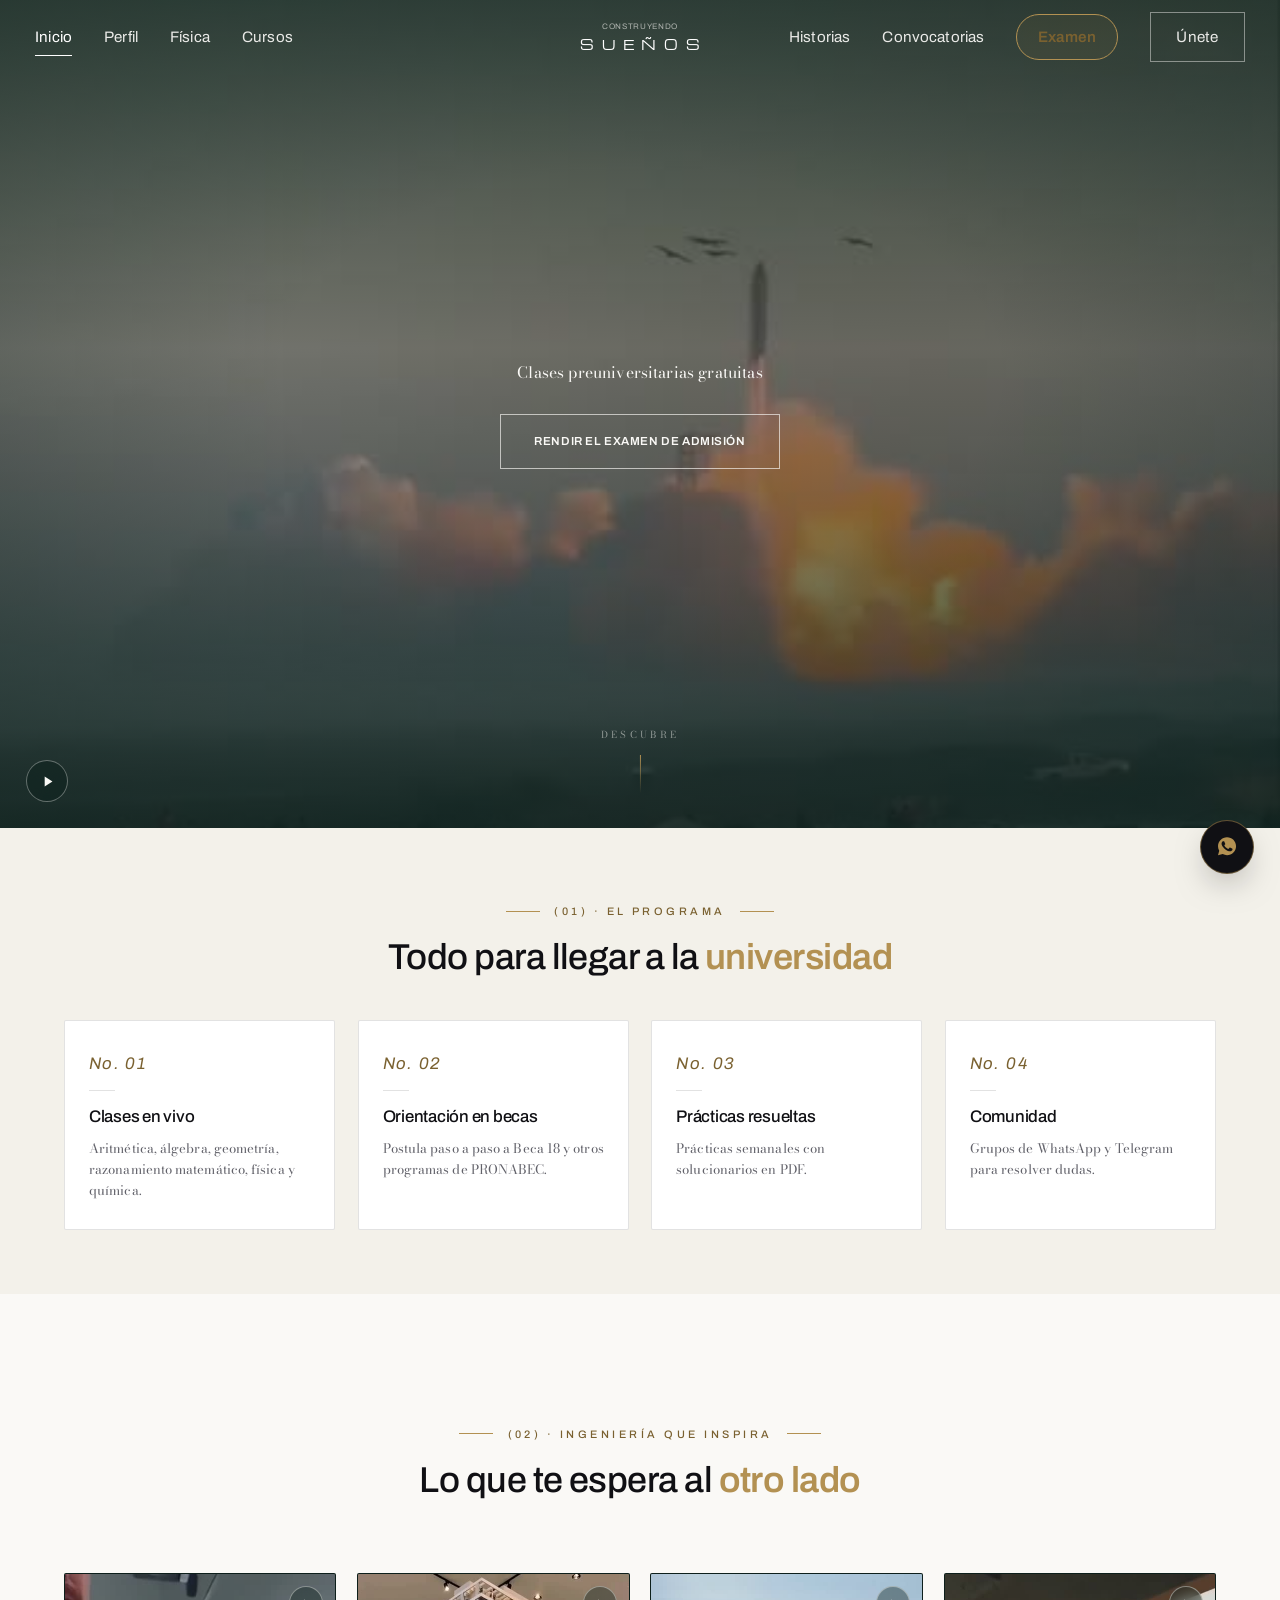
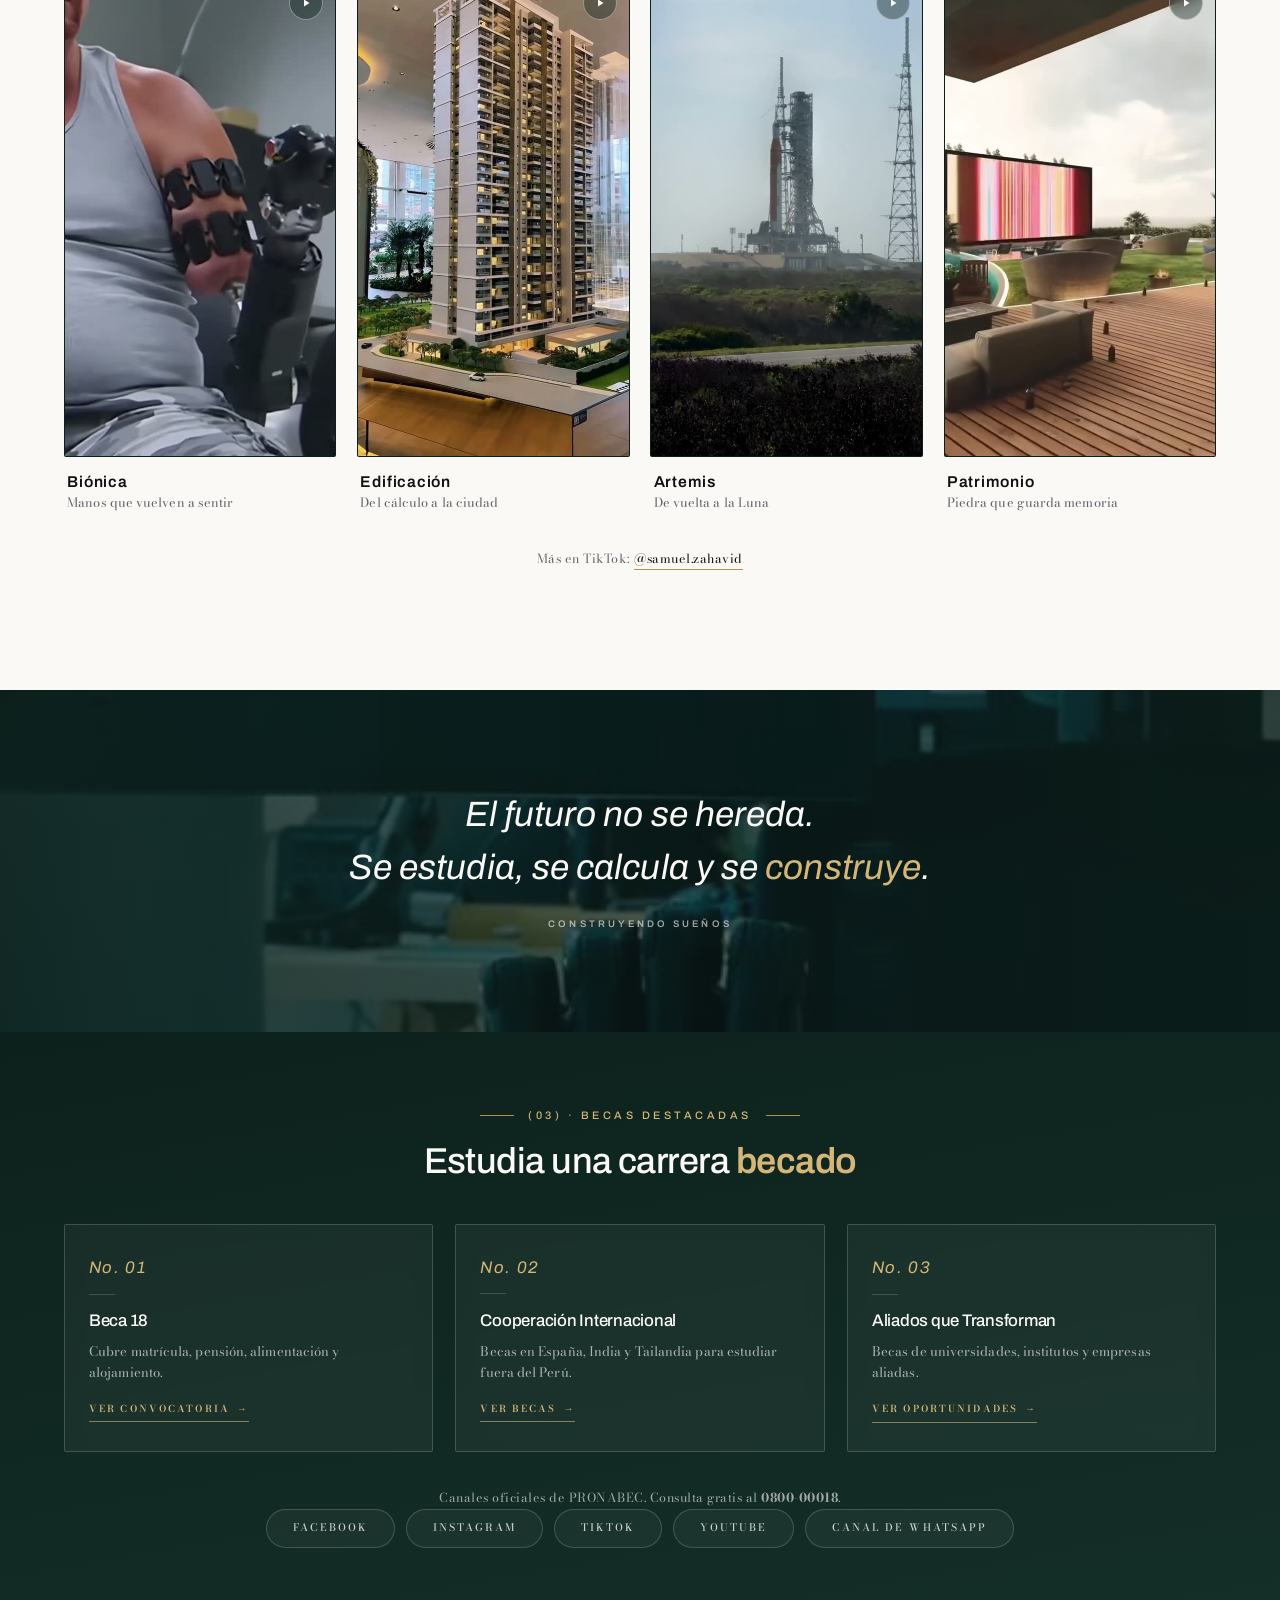
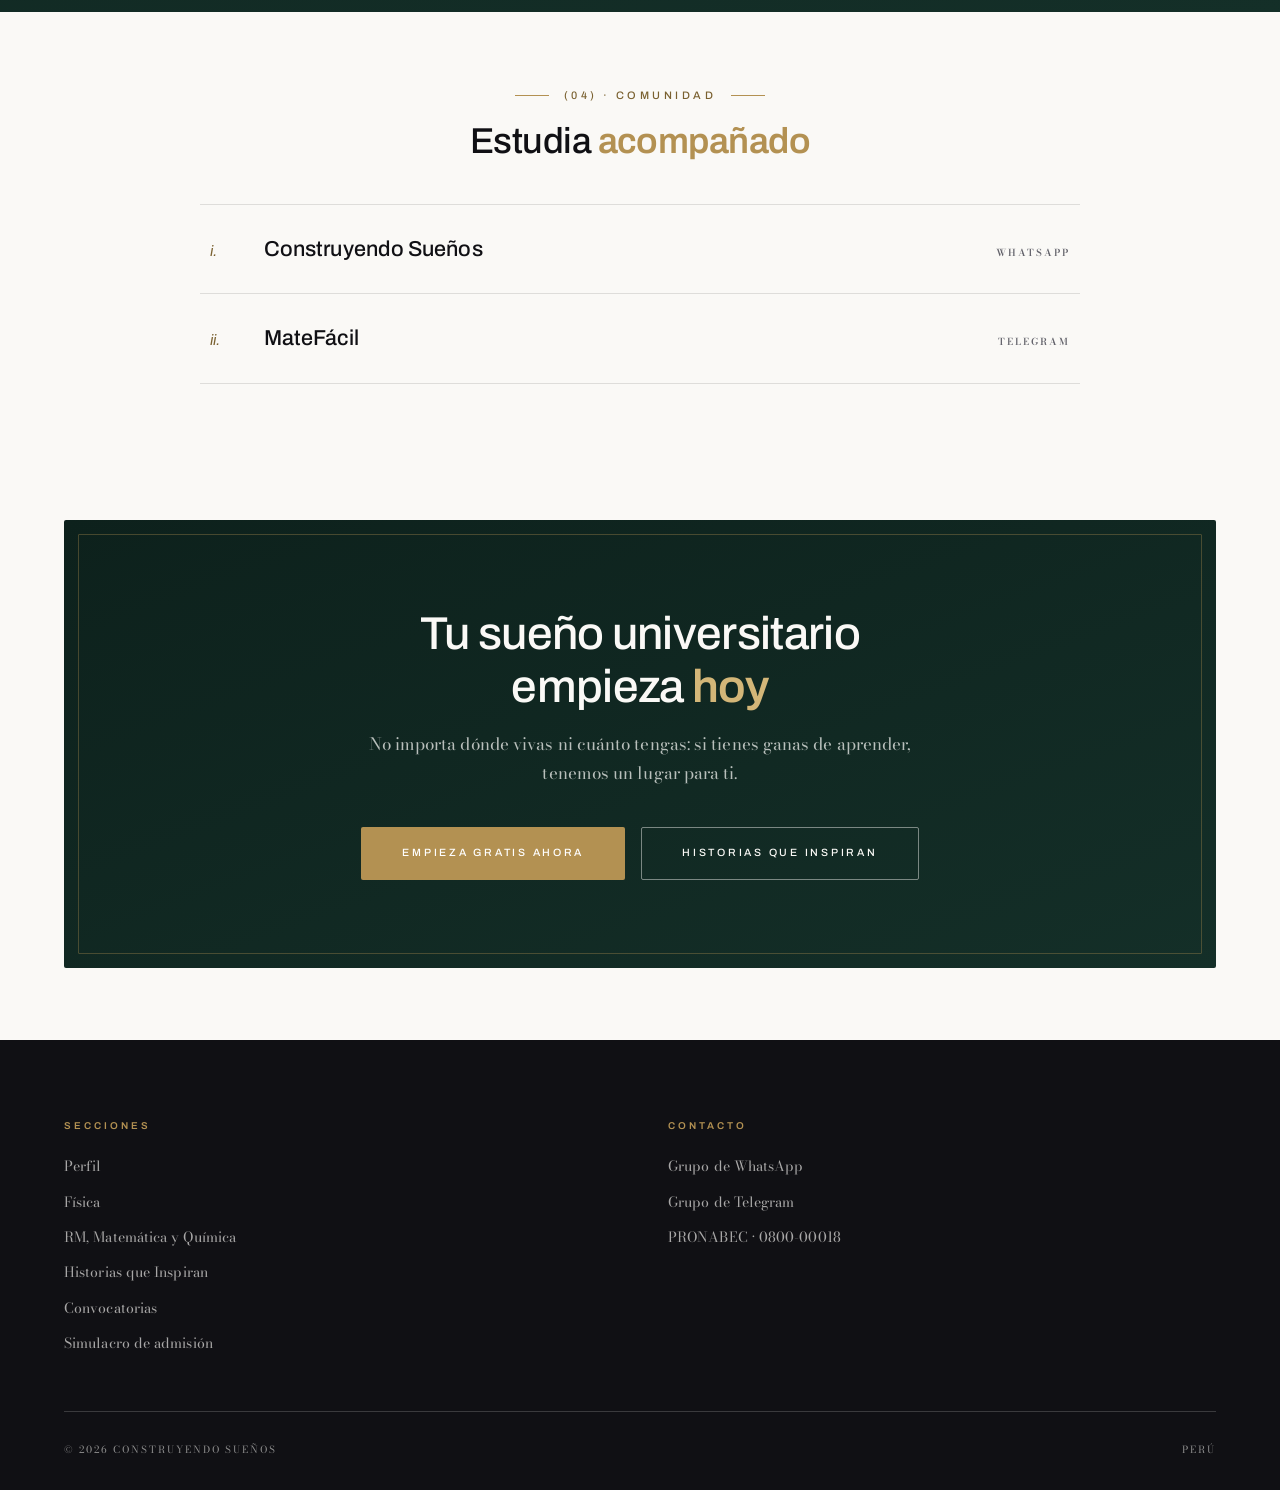
<file: index.html>
<!DOCTYPE html>
<html lang="es">
<head>
  <meta charset="UTF-8" />
  <meta name="viewport" content="width=device-width, initial-scale=1.0" />
  <title>Construyendo Sueños | Clases preuniversitarias gratuitas y becas</title>
  <meta name="description" content="Clases preuniversitarias gratuitas por Meet y Zoom, simulacros de admisión y orientación para postular a Beca 18 y PRONABEC." />
  <meta property="og:title" content="Construyendo Sueños | Educación gratuita para todos" />
  <meta property="og:description" content="Clases preuniversitarias gratuitas, simulacros de admisión y orientación en becas para todo el Perú." />
  <meta property="og:type" content="website" />
  <meta property="og:image" content="assets/video/hero-despegue.jpg" />
  <link rel="preconnect" href="https://fonts.googleapis.com" />
  <link rel="preconnect" href="https://fonts.gstatic.com" crossorigin />
  <link href="https://fonts.googleapis.com/css2?family=Archivo:wdth,wght@62.5..125,400..800&family=Bodoni+Moda:ital,opsz,wght@0,6..96,400..600;1,6..96,400&family=Michroma&display=swap" rel="stylesheet" />
  <link rel="stylesheet" href="css/styles.css?v=16" />
  <link rel="icon" type="image/svg+xml" href="assets/logo.svg" />
</head>
<body>

  <header class="site-header">
    <div class="nav-inner">
      <button class="nav-toggle" aria-label="Abrir menú" aria-expanded="false">
        <span></span><span></span><span></span>
      </button>

      <nav class="nav-group nav-group--left" aria-label="Navegación principal">
        <ul>
          <li><a href="index.html" class="active">Inicio</a></li>
          <li><a href="perfil.html">Perfil</a></li>
          <li><a href="fisica.html">Física</a></li>
          <li><a href="cursos.html">Cursos</a></li>
        </ul>
      </nav>

      <a class="nav-brand" href="index.html" aria-label="Construyendo Sueños · Inicio">
        <small class="nav-brand-kicker">Construyendo</small>
        <span class="wordmark">Sueños</span>
      </a>

      <nav class="nav-group nav-group--right" aria-label="Navegación secundaria">
        <ul>
          <li><a href="historias.html">Historias</a></li>
          <li><a href="convocatorias.html">Convocatorias</a></li>
          <li><a class="nav-exam" href="https://albarini.github.io/ADMISION-UNIVERSITARIA-UNSA-simullacro/" target="_blank" rel="noopener">Examen</a></li>
          <li><a class="nav-box" href="https://chat.whatsapp.com/DLBcaevvrbd1sQ8iS5Drjj" target="_blank" rel="noopener">Únete</a></li>
        </ul>
      </nav>
    </div>
  </header>

  <main>

    <!-- ============ PORTADA CON VÍDEO ============ -->
    <section class="hero hero--video">
      <div class="hero-media">
        <video
          id="hero-video"
          autoplay muted loop playsinline
          preload="metadata"
          poster="assets/video/hero-despegue.jpg"
          aria-label="Despegue de un cohete al amanecer">
          <source src="assets/video/hero-despegue.mp4" type="video/mp4" />
        </video>
        <div class="hero-veil"></div>
      </div>

      <div class="container hero-inner">
        <!-- El H1 se mantiene por SEO y lectores de pantalla: la portada es
             deliberadamente muda, igual que en Aedora. -->
        <h1 class="visually-hidden">Construyendo Sueños · Clases preuniversitarias gratuitas y becas</h1>
        <p class="hero-kicker">Clases preuniversitarias gratuitas</p>
        <div>
          <a class="btn-outline" href="https://albarini.github.io/ADMISION-UNIVERSITARIA-UNSA-simullacro/" target="_blank" rel="noopener">Rendir el examen de admisión</a>
        </div>
      </div>

      <div class="hero-actions">
        <button class="media-btn" id="hero-toggle" type="button" aria-label="Pausar vídeo de portada">
          <svg viewBox="0 0 24 24" aria-hidden="true"><path d="M8 5h3v14H8zm5 0h3v14h-3z"/></svg>
        </button>
      </div>

      <span class="hero-scroll" aria-hidden="true">Descubre</span>
    </section>

    <!-- ============ (01) EL PROGRAMA ============ -->
    <section class="section warm compact">
      <div class="container">
        <div class="section-head reveal">
          <span class="kicker">(01) · El programa</span>
          <h2>Todo para llegar a la <em class="gold">universidad</em></h2>
        </div>
        <div class="cards cards--slim">
          <article class="card reveal d1">
            <span class="index">No. 01</span>
            <h3>Clases en vivo</h3>
            <p>Aritmética, álgebra, geometría, razonamiento matemático, física y química.</p>
          </article>
          <article class="card reveal d2">
            <span class="index">No. 02</span>
            <h3>Orientación en becas</h3>
            <p>Postula paso a paso a Beca 18 y otros programas de PRONABEC.</p>
          </article>
          <article class="card reveal d3">
            <span class="index">No. 03</span>
            <h3>Prácticas resueltas</h3>
            <p>Prácticas semanales con solucionarios en PDF.</p>
          </article>
          <article class="card reveal d4">
            <span class="index">No. 04</span>
            <h3>Comunidad</h3>
            <p>Grupos de WhatsApp y Telegram para resolver dudas.</p>
          </article>
        </div>
      </div>
    </section>

    <!-- ============ (03) INGENIERÍA QUE INSPIRA · REELS ============ -->
    <section class="section" id="inspiracion">
      <div class="container">
        <div class="section-head reveal">
          <span class="kicker">(02) · Ingeniería que inspira</span>
          <h2>Lo que te espera al <em class="gold">otro lado</em></h2>
        </div>

        <div class="reel-grid">
          <article class="reel reveal d1" data-reel>
            <div class="reel-frame">
              <img src="assets/video/bionica.jpg" alt="" data-poster />
              <video muted loop playsinline preload="none" data-src="assets/video/bionica.mp4" aria-label="Biónica y biotecnología"></video>
              <span class="reel-play" aria-hidden="true"><svg viewBox="0 0 24 24"><path d="M8 5v14l11-7z"/></svg></span>
            </div>
            <div class="reel-caption">
              <h3>Biónica</h3>
              <p>Manos que vuelven a sentir</p>
            </div>
          </article>

          <article class="reel reveal d2" data-reel>
            <div class="reel-frame">
              <img src="assets/video/construccion.jpg" alt="" data-poster />
              <video muted loop playsinline preload="none" data-src="assets/video/construccion.mp4" aria-label="Edificación y obra civil"></video>
              <span class="reel-play" aria-hidden="true"><svg viewBox="0 0 24 24"><path d="M8 5v14l11-7z"/></svg></span>
            </div>
            <div class="reel-caption">
              <h3>Edificación</h3>
              <p>Del cálculo a la ciudad</p>
            </div>
          </article>

          <article class="reel reveal d3" data-reel>
            <div class="reel-frame">
              <img src="assets/video/artemis.jpg" alt="" data-poster />
              <video muted loop playsinline preload="none" data-src="assets/video/artemis.mp4" aria-label="Misión Artemis de la NASA"></video>
              <span class="reel-play" aria-hidden="true"><svg viewBox="0 0 24 24"><path d="M8 5v14l11-7z"/></svg></span>
            </div>
            <div class="reel-caption">
              <h3>Artemis</h3>
              <p>De vuelta a la Luna</p>
            </div>
          </article>

          <article class="reel reveal d4" data-reel>
            <div class="reel-frame">
              <img src="assets/video/historia.jpg" alt="" data-poster />
              <video muted loop playsinline preload="none" data-src="assets/video/historia.mp4" aria-label="Patrimonio e historia"></video>
              <span class="reel-play" aria-hidden="true"><svg viewBox="0 0 24 24"><path d="M8 5v14l11-7z"/></svg></span>
            </div>
            <div class="reel-caption">
              <h3>Patrimonio</h3>
              <p>Piedra que guarda memoria</p>
            </div>
          </article>
        </div>

        <p class="fine-note reveal">
          Más en TikTok:
          <a href="https://www.tiktok.com/@samuel.zahavid" target="_blank" rel="noopener">@samuel.zahavid</a>
        </p>
      </div>
    </section>

    <!-- ============ BANDA DE VÍDEO · MANIFIESTO ============ -->
    <section class="film-band reveal" aria-label="Nuestro propósito">
      <video muted loop playsinline preload="none" poster="assets/video/comunidad.jpg" data-src="assets/video/comunidad.mp4" data-autoplay></video>
      <div class="film-veil"></div>
      <div class="film-text">
        <div>
          <blockquote>
            El futuro no se hereda.<br />
            Se estudia, se calcula y se <em>construye</em>.
          </blockquote>
          <cite>Construyendo Sueños</cite>
        </div>
      </div>
    </section>

    <!-- ============ (03) BECAS ============ -->
    <section class="section dark compact">
      <div class="container">
        <div class="section-head reveal">
          <span class="kicker">(03) · Becas destacadas</span>
          <h2>Estudia una carrera <em>becado</em></h2>
        </div>
        <div class="cards cards--slim">
          <article class="card reveal d1">
            <span class="index">No. 01</span>
            <h3>Beca 18</h3>
            <p>Cubre matrícula, pensión, alimentación y alojamiento.</p>
            <a class="card-link" href="https://www.pronabec.gob.pe/beca-18/" target="_blank" rel="noopener">Ver convocatoria</a>
          </article>
          <article class="card reveal d2">
            <span class="index">No. 02</span>
            <h3>Cooperación Internacional</h3>
            <p>Becas en España, India y Tailandia para estudiar fuera del Perú.</p>
            <a class="card-link" href="https://www.pronabec.gob.pe/becas-de-cooperacion-internacional/" target="_blank" rel="noopener">Ver becas</a>
          </article>
          <article class="card reveal d3">
            <span class="index">No. 03</span>
            <h3>Aliados que Transforman</h3>
            <p>Becas de universidades, institutos y empresas aliadas.</p>
            <a class="card-link" href="https://www.pronabec.gob.pe/aliados-que-transforman/" target="_blank" rel="noopener">Ver oportunidades</a>
          </article>
        </div>
        <p class="fine-note reveal">
          Canales oficiales de PRONABEC. Consulta gratis al <strong>0800-00018</strong>.
        </p>
        <div class="chips reveal">
          <a class="chip" href="https://www.facebook.com/PRONABEC" target="_blank" rel="noopener">Facebook</a>
          <a class="chip" href="https://www.instagram.com/pronabec/" target="_blank" rel="noopener">Instagram</a>
          <a class="chip" href="https://www.tiktok.com/@pronabec" target="_blank" rel="noopener">TikTok</a>
          <a class="chip" href="https://www.youtube.com/@pronabec" target="_blank" rel="noopener">YouTube</a>
          <a class="chip" href="https://whatsapp.com/channel/0029VamBHHc8F2pIBPfpn634" target="_blank" rel="noopener">Canal de WhatsApp</a>
        </div>
      </div>
    </section>

    <!-- ============ (04) COMUNIDAD ============ -->
    <section class="section compact">
      <div class="container narrow">
        <div class="section-head reveal">
          <span class="kicker">(04) · Comunidad</span>
          <h2>Estudia <em class="gold">acompañado</em></h2>
        </div>
        <ul class="resource-list reveal">
          <li>
            <a href="https://chat.whatsapp.com/DLBcaevvrbd1sQ8iS5Drjj" target="_blank" rel="noopener">
              <span class="num">i.</span>
              <span class="name">Construyendo Sueños</span>
              <span class="tag">WhatsApp</span>
            </a>
          </li>
          <li>
            <a href="https://t.me/matefacilgrupo" target="_blank" rel="noopener">
              <span class="num">ii.</span>
              <span class="name">MateFácil</span>
              <span class="tag">Telegram</span>
            </a>
          </li>
        </ul>
      </div>
    </section>

    <!-- ============ CIERRE ============ -->
    <section class="section tight">
      <div class="container">
        <div class="cta-band reveal">
          <h2>Tu sueño universitario<br />empieza <em>hoy</em></h2>
          <p>No importa dónde vivas ni cuánto tengas: si tienes ganas de aprender, tenemos un lugar para ti.</p>
          <div class="btn-group">
            <a class="btn btn-gold" href="https://chat.whatsapp.com/DLBcaevvrbd1sQ8iS5Drjj" target="_blank" rel="noopener">Empieza gratis ahora</a>
            <a class="btn btn-ghost" href="historias.html">Historias que inspiran</a>
          </div>
        </div>
      </div>
    </section>

  </main>

  <footer class="site-footer">
    <div class="container">
      <div class="footer-grid">
        <div>
          <h4>Secciones</h4>
          <ul>
            <li><a href="perfil.html">Perfil</a></li>
            <li><a href="fisica.html">Física</a></li>
            <li><a href="cursos.html">RM, Matemática y Química</a></li>
            <li><a href="historias.html">Historias que Inspiran</a></li>
            <li><a href="convocatorias.html">Convocatorias</a></li>
            <li><a href="https://albarini.github.io/ADMISION-UNIVERSITARIA-UNSA-simullacro/" target="_blank" rel="noopener">Simulacro de admisión</a></li>
          </ul>
        </div>
        <div>
          <h4>Contacto</h4>
          <ul>
            <li><a href="https://chat.whatsapp.com/DLBcaevvrbd1sQ8iS5Drjj" target="_blank" rel="noopener">Grupo de WhatsApp</a></li>
            <li><a href="https://t.me/matefacilgrupo" target="_blank" rel="noopener">Grupo de Telegram</a></li>
            <li>PRONABEC · 0800-00018</li>
          </ul>
        </div>
      </div>
      <div class="footer-bottom">
        <span>© <span id="year"></span> Construyendo Sueños</span>
        <span>Perú</span>
      </div>
    </div>
  </footer>

  <a class="wa-float" href="https://chat.whatsapp.com/DLBcaevvrbd1sQ8iS5Drjj" target="_blank" rel="noopener" aria-label="Únete a nuestro WhatsApp">
    <svg viewBox="0 0 32 32" xmlns="http://www.w3.org/2000/svg"><path d="M16.04 3C9.4 3 4 8.36 4 14.95c0 2.1.56 4.16 1.62 5.98L4 27l6.24-1.6a12.1 12.1 0 0 0 5.79 1.47h.01c6.63 0 12.03-5.36 12.03-11.95C28.07 8.36 22.67 3 16.04 3zm7.07 17.06c-.3.83-1.74 1.59-2.43 1.69-.62.09-1.4.13-2.26-.14-.52-.16-1.19-.38-2.05-.75-3.6-1.55-5.95-5.16-6.13-5.4-.18-.24-1.47-1.95-1.47-3.72s.93-2.64 1.26-3c.33-.36.72-.45.96-.45l.69.01c.22.01.52-.08.81.62.3.72 1.02 2.49 1.11 2.67.09.18.15.39.03.63-.12.24-.18.39-.36.6l-.54.63c-.18.18-.37.38-.16.74.21.36.93 1.53 2 2.48 1.37 1.22 2.53 1.6 2.89 1.78.36.18.57.15.78-.09.21-.24.9-1.05 1.14-1.41.24-.36.48-.3.81-.18.33.12 2.1.99 2.46 1.17.36.18.6.27.69.42.09.15.09.87-.21 1.7z"/></svg>
  </a>

  <script src="js/main.js?v=4"></script>
</body>
</html>
</file>
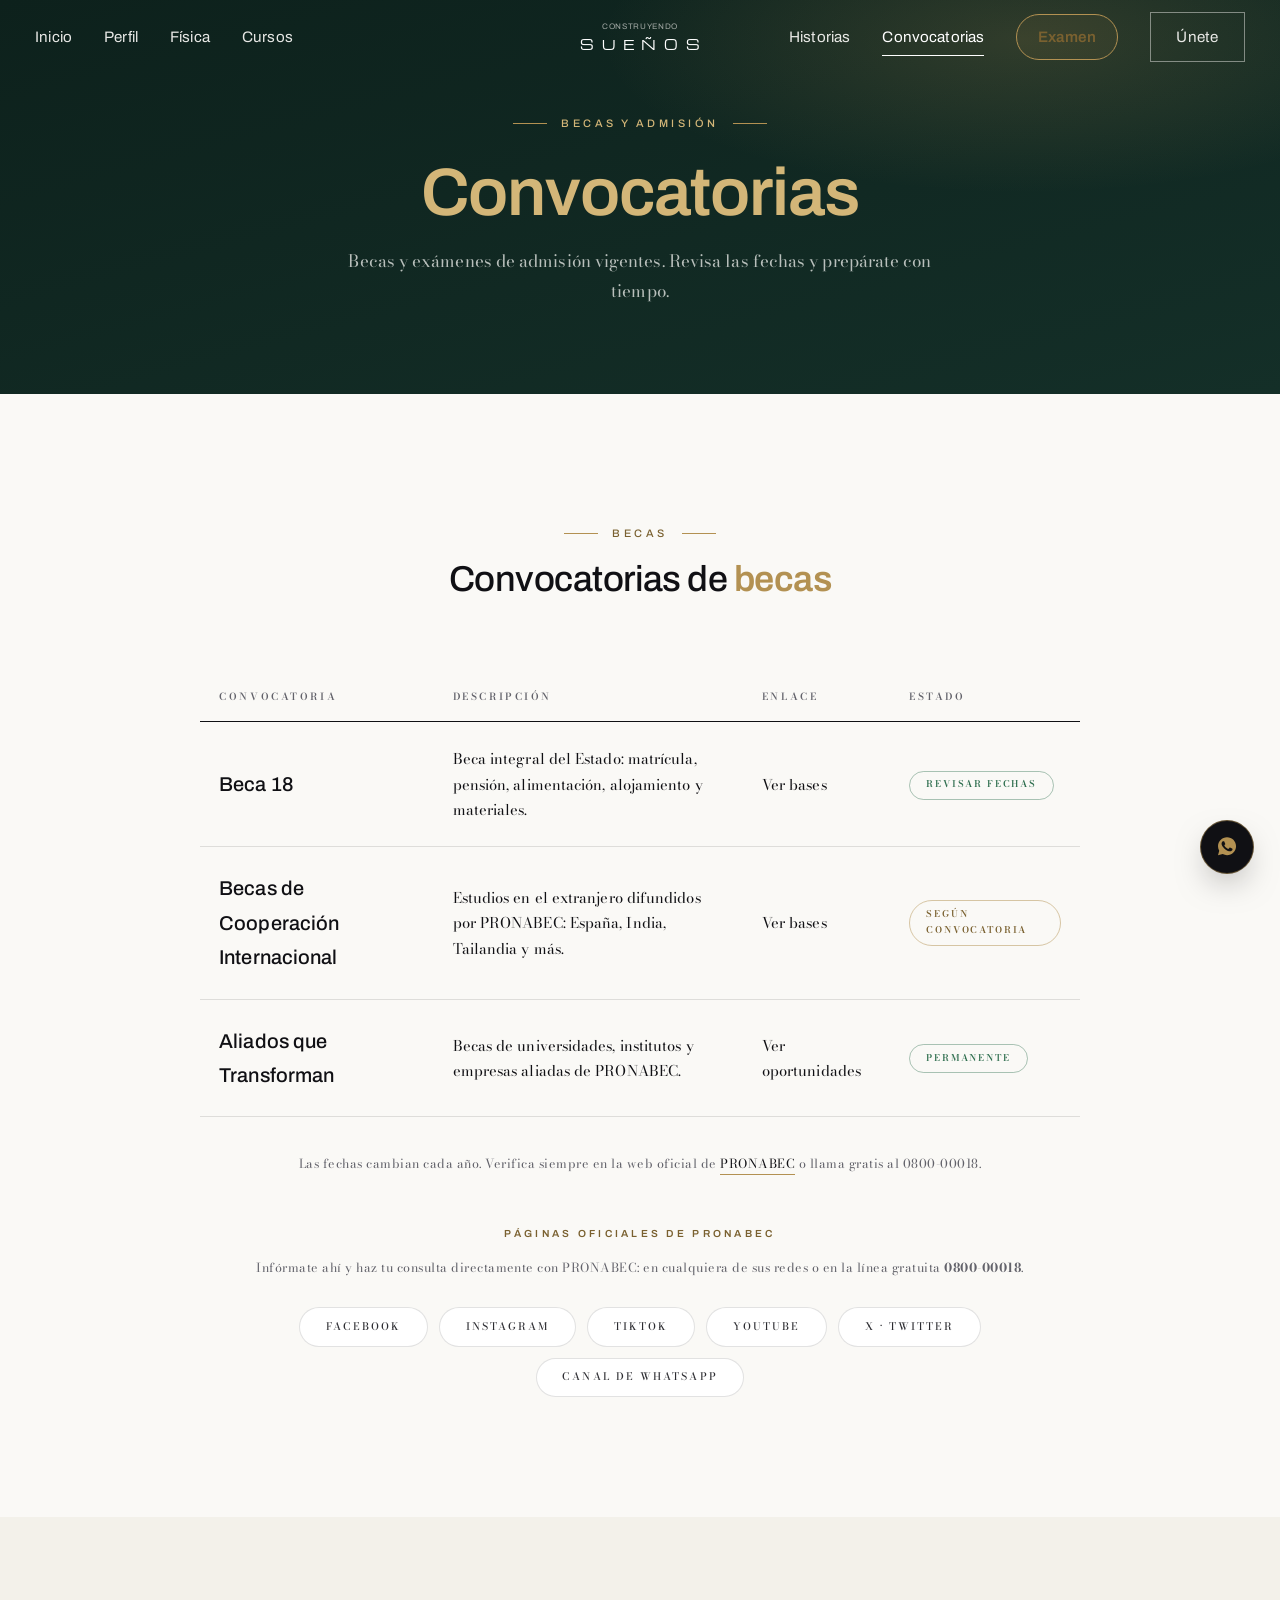
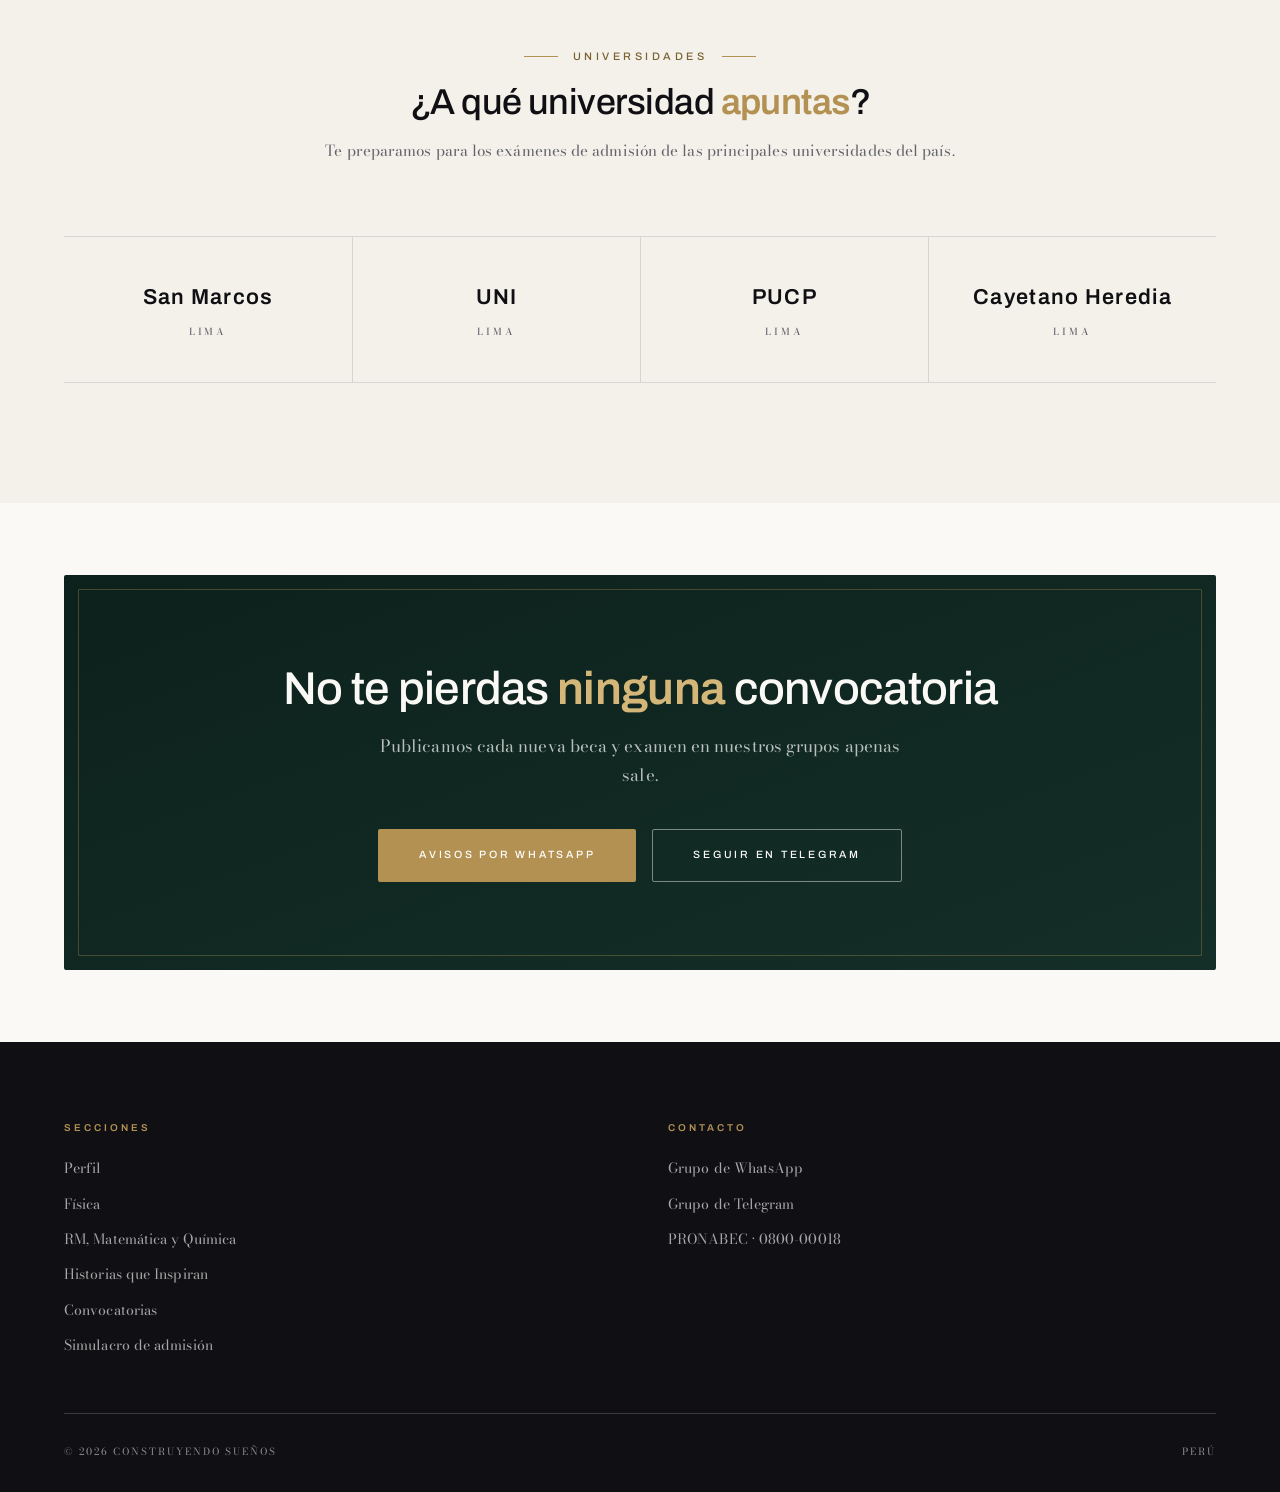
<file: convocatorias.html>
<!DOCTYPE html>
<html lang="es">
<head>
  <meta charset="UTF-8" />
  <meta name="viewport" content="width=device-width, initial-scale=1.0" />
  <title>Convocatorias | Construyendo Sueños</title>
  <meta name="description" content="Convocatorias vigentes de becas y admisión: Beca 18, Beca Reciprocidad y exámenes de las principales universidades del Perú." />
  <link rel="preconnect" href="https://fonts.googleapis.com" />
  <link rel="preconnect" href="https://fonts.gstatic.com" crossorigin />
  <link href="https://fonts.googleapis.com/css2?family=Archivo:wdth,wght@62.5..125,400..800&family=Bodoni+Moda:ital,opsz,wght@0,6..96,400..600;1,6..96,400&family=Michroma&display=swap" rel="stylesheet" />
  <link rel="stylesheet" href="css/styles.css?v=16" />
  <link rel="icon" type="image/svg+xml" href="assets/logo.svg" />
</head>
<body>

  <header class="site-header">
    <div class="nav-inner">
      <button class="nav-toggle" aria-label="Abrir menú" aria-expanded="false">
        <span></span><span></span><span></span>
      </button>

      <nav class="nav-group nav-group--left" aria-label="Navegación principal">
        <ul>
          <li><a href="index.html">Inicio</a></li>
          <li><a href="perfil.html">Perfil</a></li>
          <li><a href="fisica.html">Física</a></li>
          <li><a href="cursos.html">Cursos</a></li>
        </ul>
      </nav>

      <a class="nav-brand" href="index.html" aria-label="Construyendo Sueños · Inicio">
        <small class="nav-brand-kicker">Construyendo</small>
        <span class="wordmark">Sueños</span>
      </a>

      <nav class="nav-group nav-group--right" aria-label="Navegación secundaria">
        <ul>
          <li><a href="historias.html">Historias</a></li>
          <li><a href="convocatorias.html" class="active">Convocatorias</a></li>
          <li><a class="nav-exam" href="https://albarini.github.io/ADMISION-UNIVERSITARIA-UNSA-simullacro/" target="_blank" rel="noopener">Examen</a></li>
          <li><a class="nav-box" href="https://chat.whatsapp.com/DLBcaevvrbd1sQ8iS5Drjj" target="_blank" rel="noopener">Únete</a></li>
        </ul>
      </nav>
    </div>
  </header>

  <main>
    <section class="page-hero">
      <div class="container">
        <span class="kicker">Becas y admisión</span>
        <h1><em>Convocatorias</em></h1>
        <p>Becas y exámenes de admisión vigentes. Revisa las fechas y prepárate con tiempo.</p>
      </div>
    </section>

    <section class="section">
      <div class="container narrow">
        <div class="section-head reveal">
          <span class="kicker">Becas</span>
          <h2>Convocatorias de <em class="gold">becas</em></h2>
        </div>
        <div class="reveal" style="overflow-x:auto;">
          <table class="practice-table">
            <thead>
              <tr>
                <th>Convocatoria</th>
                <th>Descripción</th>
                <th>Enlace</th>
                <th>Estado</th>
              </tr>
            </thead>
            <tbody>
              <tr>
                <td class="t-title">Beca 18</td>
                <td>Beca integral del Estado: matrícula, pensión, alimentación, alojamiento y materiales.</td>
                <td><a href="https://www.pronabec.gob.pe/beca-18/" target="_blank" rel="noopener">Ver bases</a></td>
                <td><span class="badge open">Revisar fechas</span></td>
              </tr>
              <tr>
                <td class="t-title">Becas de Cooperación Internacional</td>
                <td>Estudios en el extranjero difundidos por PRONABEC: España, India, Tailandia y más.</td>
                <td><a href="https://www.pronabec.gob.pe/becas-de-cooperacion-internacional/" target="_blank" rel="noopener">Ver bases</a></td>
                <td><span class="badge soon">Según convocatoria</span></td>
              </tr>
              <tr>
                <td class="t-title">Aliados que Transforman</td>
                <td>Becas de universidades, institutos y empresas aliadas de PRONABEC.</td>
                <td><a href="https://www.pronabec.gob.pe/aliados-que-transforman/" target="_blank" rel="noopener">Ver oportunidades</a></td>
                <td><span class="badge open">Permanente</span></td>
              </tr>
            </tbody>
          </table>
        </div>
        <p class="fine-note reveal">
          Las fechas cambian cada año. Verifica siempre en la web oficial de <a href="https://www.pronabec.gob.pe" target="_blank" rel="noopener">PRONABEC</a> o llama gratis al 0800-00018.
        </p>
        <p class="reveal section-label">Páginas oficiales de PRONABEC</p>
        <p class="fine-note reveal" style="margin-top:0.9rem;">Infórmate ahí y haz tu consulta directamente con PRONABEC: en cualquiera de sus redes o en la línea gratuita <strong>0800-00018</strong>.</p>
        <div class="chips reveal" style="margin-top: 1.8rem;">
          <a class="chip" href="https://www.facebook.com/PRONABEC" target="_blank" rel="noopener">Facebook</a>
          <a class="chip" href="https://www.instagram.com/pronabec/" target="_blank" rel="noopener">Instagram</a>
          <a class="chip" href="https://www.tiktok.com/@pronabec" target="_blank" rel="noopener">TikTok</a>
          <a class="chip" href="https://www.youtube.com/@pronabec" target="_blank" rel="noopener">YouTube</a>
          <a class="chip" href="https://x.com/pronabec" target="_blank" rel="noopener">X · Twitter</a>
          <a class="chip" href="https://whatsapp.com/channel/0029VamBHHc8F2pIBPfpn634" target="_blank" rel="noopener">Canal de WhatsApp</a>
        </div>
      </div>
    </section>

    <section class="section warm">
      <div class="container">
        <div class="section-head reveal">
          <span class="kicker">Universidades</span>
          <h2>¿A qué universidad <em class="gold">apuntas</em>?</h2>
          <p>Te preparamos para los exámenes de admisión de las principales universidades del país.</p>
        </div>
        <div class="allies reveal">
          <div class="ally"><span class="u-name">San Marcos</span><span class="u-city">Lima</span></div>
          <div class="ally"><span class="u-name">UNI</span><span class="u-city">Lima</span></div>
          <div class="ally"><span class="u-name">PUCP</span><span class="u-city">Lima</span></div>
          <div class="ally"><span class="u-name">Cayetano Heredia</span><span class="u-city">Lima</span></div>
        </div>
      </div>
    </section>

    <section class="section tight">
      <div class="container">
        <div class="cta-band reveal">
          <h2>No te pierdas <em>ninguna</em> convocatoria</h2>
          <p>Publicamos cada nueva beca y examen en nuestros grupos apenas sale.</p>
          <div class="btn-group">
            <a class="btn btn-gold" href="https://chat.whatsapp.com/DLBcaevvrbd1sQ8iS5Drjj" target="_blank" rel="noopener">Avisos por WhatsApp</a>
            <a class="btn btn-ghost" href="https://t.me/matefacilgrupo" target="_blank" rel="noopener">Seguir en Telegram</a>
          </div>
        </div>
      </div>
    </section>
  </main>

  <footer class="site-footer">
    <div class="container">
      <div class="footer-grid">
        <div>
          <h4>Secciones</h4>
          <ul>
            <li><a href="perfil.html">Perfil</a></li>
            <li><a href="fisica.html">Física</a></li>
            <li><a href="cursos.html">RM, Matemática y Química</a></li>
            <li><a href="historias.html">Historias que Inspiran</a></li>
            <li><a href="convocatorias.html">Convocatorias</a></li>
            <li><a href="https://albarini.github.io/ADMISION-UNIVERSITARIA-UNSA-simullacro/" target="_blank" rel="noopener">Simulacro de admisión</a></li>
          </ul>
        </div>
        <div>
          <h4>Contacto</h4>
          <ul>
            <li><a href="https://chat.whatsapp.com/DLBcaevvrbd1sQ8iS5Drjj" target="_blank" rel="noopener">Grupo de WhatsApp</a></li>
            <li><a href="https://t.me/matefacilgrupo" target="_blank" rel="noopener">Grupo de Telegram</a></li>
            <li>PRONABEC · 0800-00018</li>
          </ul>
        </div>
      </div>
      <div class="footer-bottom">
        <span>© <span id="year"></span> Construyendo Sueños</span>
        <span>Perú</span>
      </div>
    </div>
  </footer>

  <a class="wa-float" href="https://chat.whatsapp.com/DLBcaevvrbd1sQ8iS5Drjj" target="_blank" rel="noopener" aria-label="Únete a nuestro WhatsApp">
    <svg viewBox="0 0 32 32" xmlns="http://www.w3.org/2000/svg"><path d="M16.04 3C9.4 3 4 8.36 4 14.95c0 2.1.56 4.16 1.62 5.98L4 27l6.24-1.6a12.1 12.1 0 0 0 5.79 1.47h.01c6.63 0 12.03-5.36 12.03-11.95C28.07 8.36 22.67 3 16.04 3zm7.07 17.06c-.3.83-1.74 1.59-2.43 1.69-.62.09-1.4.13-2.26-.14-.52-.16-1.19-.38-2.05-.75-3.6-1.55-5.95-5.16-6.13-5.4-.18-.24-1.47-1.95-1.47-3.72s.93-2.64 1.26-3c.33-.36.72-.45.96-.45l.69.01c.22.01.52-.08.81.62.3.72 1.02 2.49 1.11 2.67.09.18.15.39.03.63-.12.24-.18.39-.36.6l-.54.63c-.18.18-.37.38-.16.74.21.36.93 1.53 2 2.48 1.37 1.22 2.53 1.6 2.89 1.78.36.18.57.15.78-.09.21-.24.9-1.05 1.14-1.41.24-.36.48-.3.81-.18.33.12 2.1.99 2.46 1.17.36.18.6.27.69.42.09.15.09.87-.21 1.7z"/></svg>
  </a>

  <script src="js/main.js?v=4"></script>
</body>
</html>
</file>
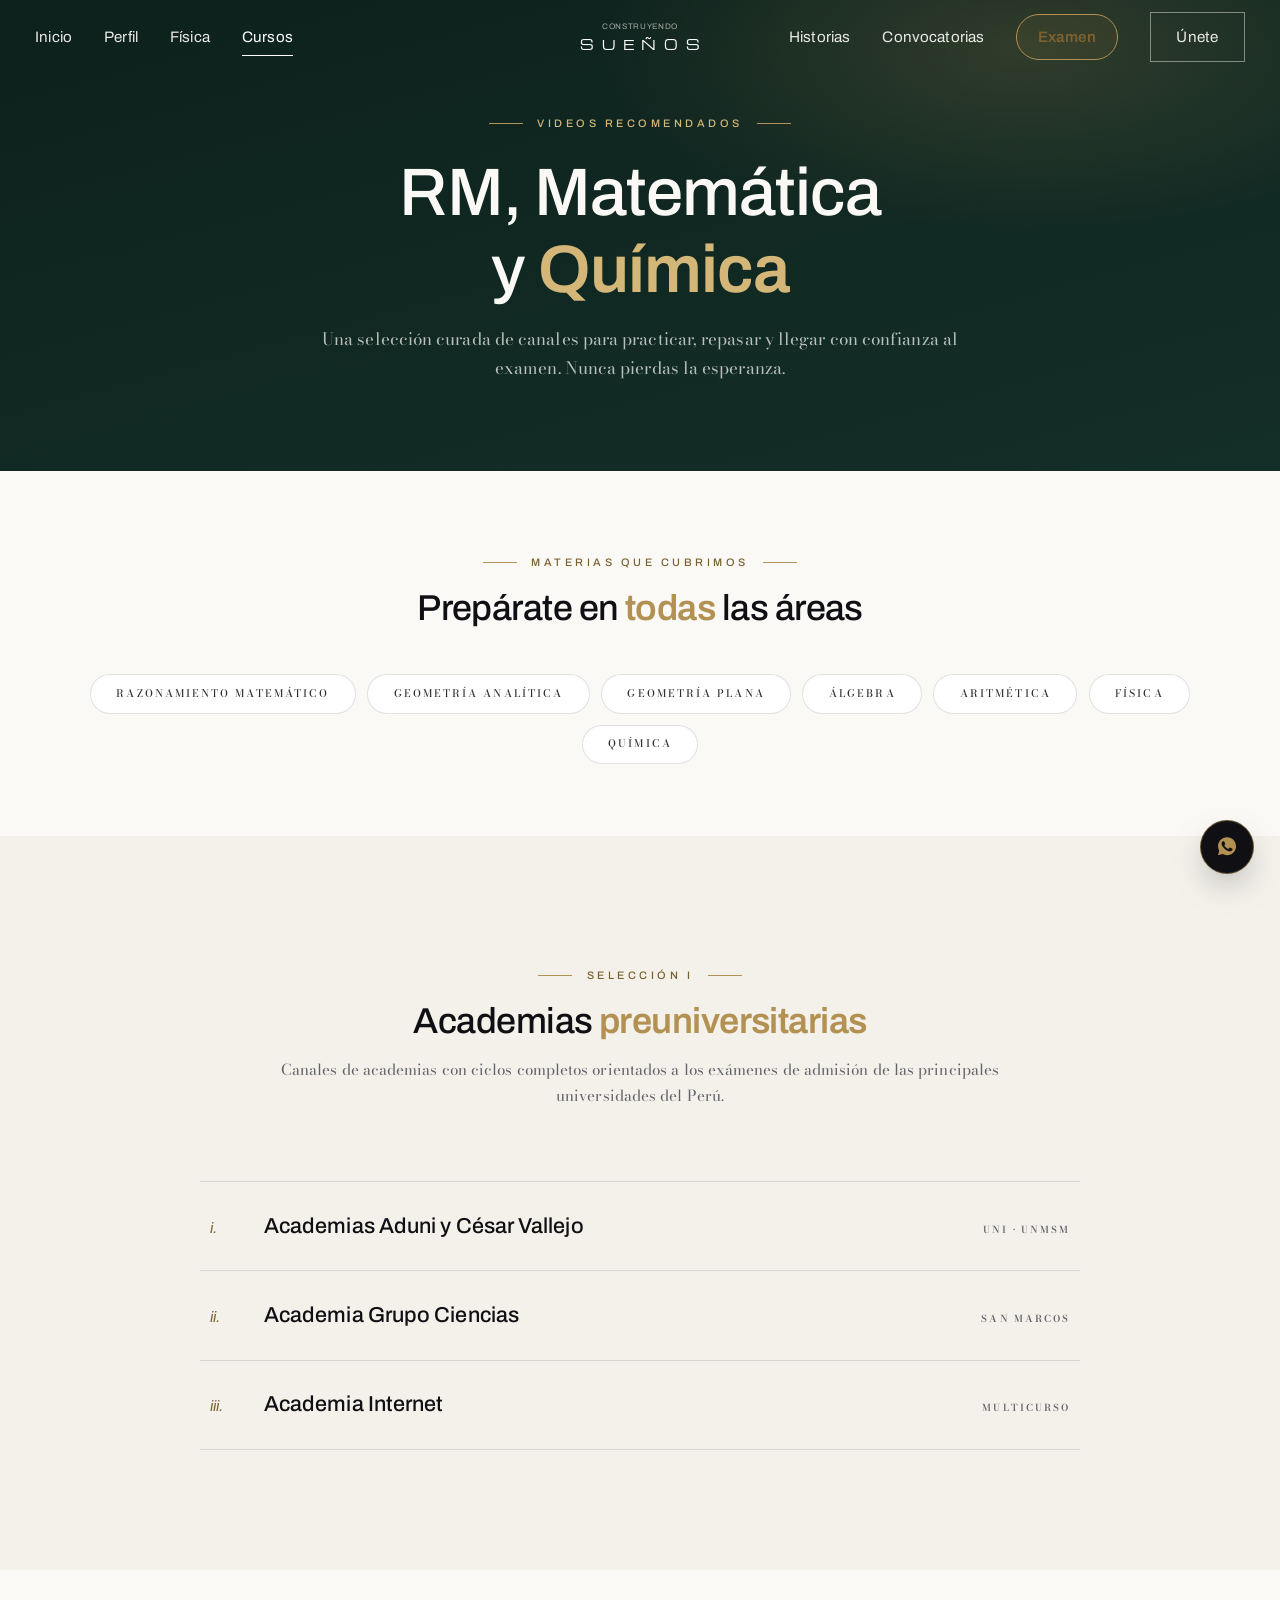
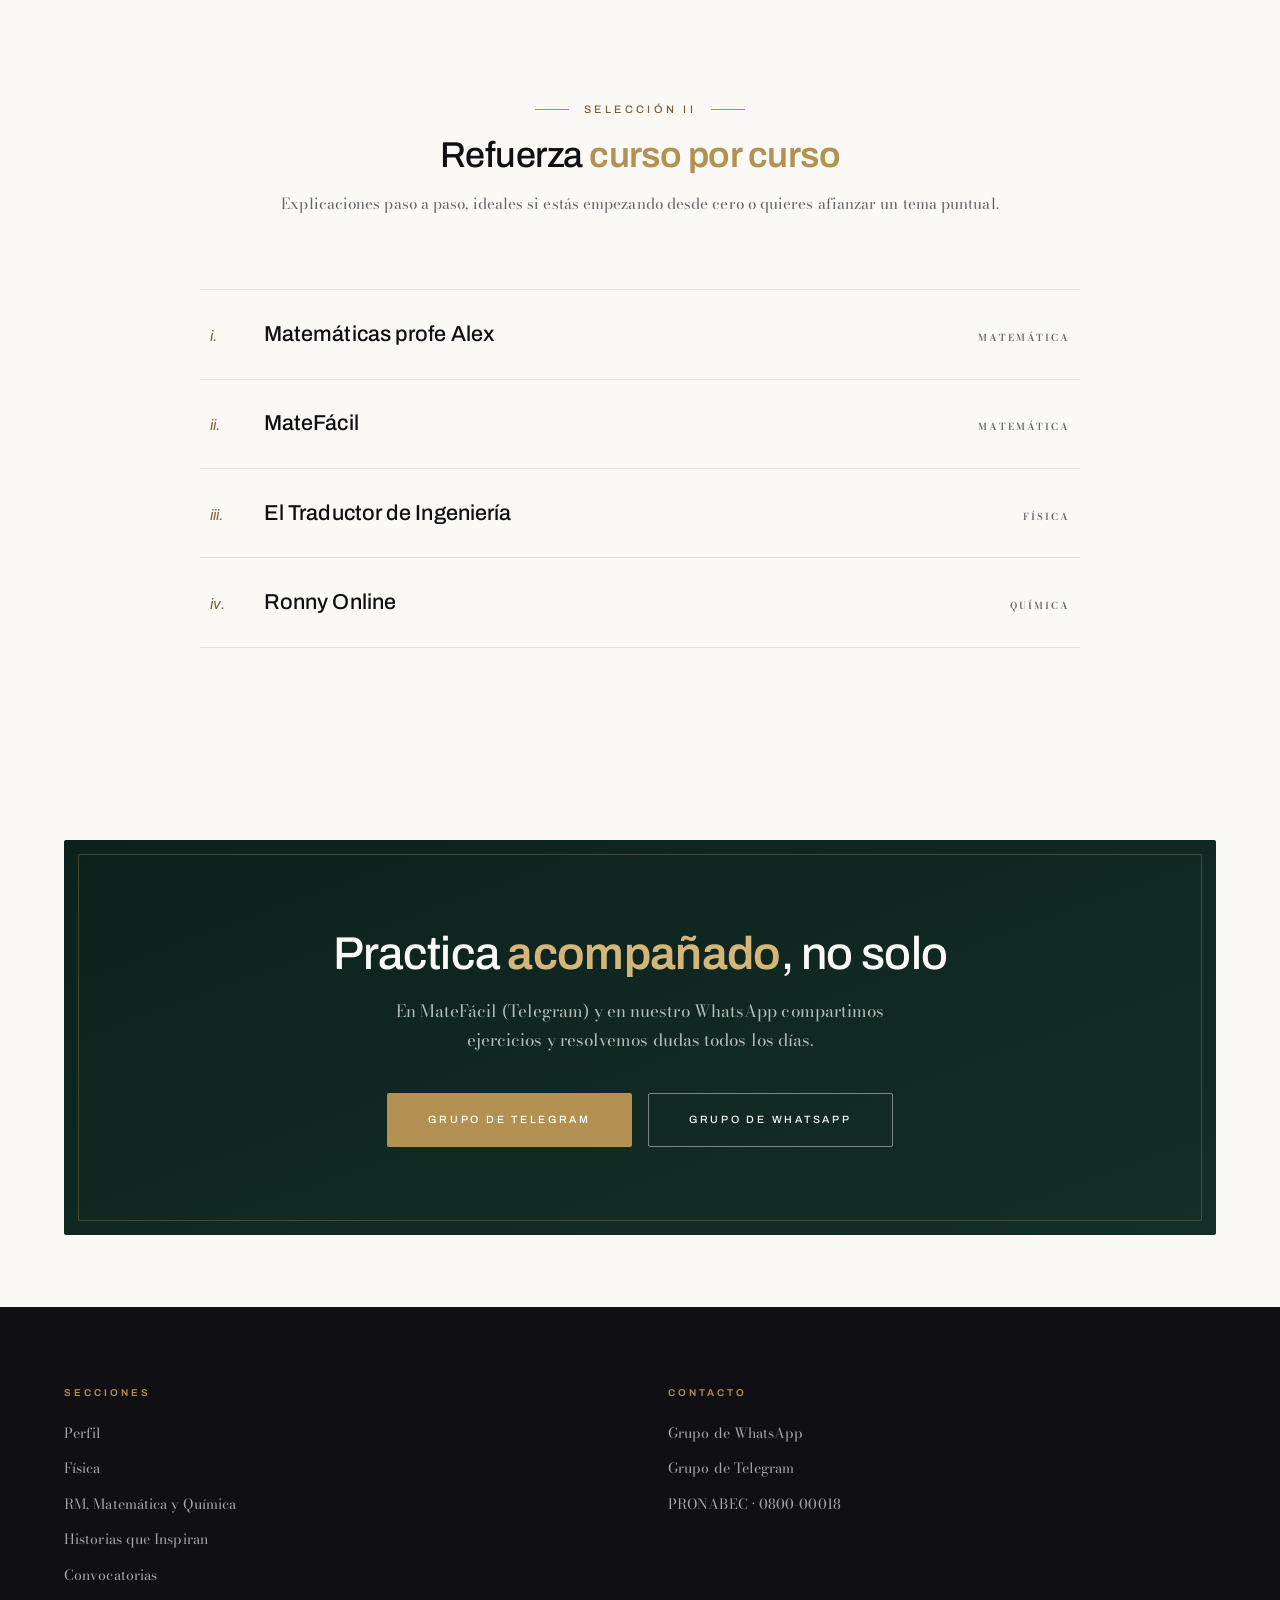
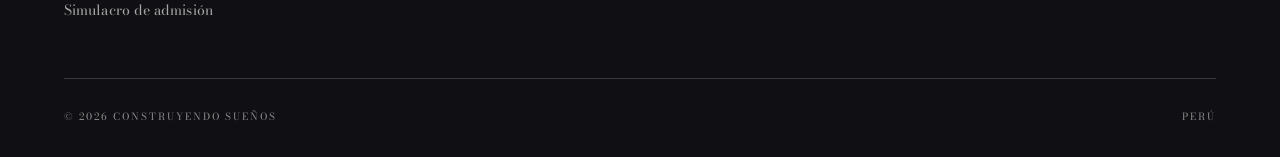
<file: cursos.html>
<!DOCTYPE html>
<html lang="es">
<head>
  <meta charset="UTF-8" />
  <meta name="viewport" content="width=device-width, initial-scale=1.0" />
  <title>RM, Matemática y Química | Construyendo Sueños</title>
  <meta name="description" content="Videos y canales recomendados para prepararte en Razonamiento Matemático, Álgebra, Geometría, Física y Química rumbo al examen de admisión." />
  <link rel="preconnect" href="https://fonts.googleapis.com" />
  <link rel="preconnect" href="https://fonts.gstatic.com" crossorigin />
  <link href="https://fonts.googleapis.com/css2?family=Archivo:wdth,wght@62.5..125,400..800&family=Bodoni+Moda:ital,opsz,wght@0,6..96,400..600;1,6..96,400&family=Michroma&display=swap" rel="stylesheet" />
  <link rel="stylesheet" href="css/styles.css?v=16" />
  <link rel="icon" type="image/svg+xml" href="assets/logo.svg" />
</head>
<body>

  <header class="site-header">
    <div class="nav-inner">
      <button class="nav-toggle" aria-label="Abrir menú" aria-expanded="false">
        <span></span><span></span><span></span>
      </button>

      <nav class="nav-group nav-group--left" aria-label="Navegación principal">
        <ul>
          <li><a href="index.html">Inicio</a></li>
          <li><a href="perfil.html">Perfil</a></li>
          <li><a href="fisica.html">Física</a></li>
          <li><a href="cursos.html" class="active">Cursos</a></li>
        </ul>
      </nav>

      <a class="nav-brand" href="index.html" aria-label="Construyendo Sueños · Inicio">
        <small class="nav-brand-kicker">Construyendo</small>
        <span class="wordmark">Sueños</span>
      </a>

      <nav class="nav-group nav-group--right" aria-label="Navegación secundaria">
        <ul>
          <li><a href="historias.html">Historias</a></li>
          <li><a href="convocatorias.html">Convocatorias</a></li>
          <li><a class="nav-exam" href="https://albarini.github.io/ADMISION-UNIVERSITARIA-UNSA-simullacro/" target="_blank" rel="noopener">Examen</a></li>
          <li><a class="nav-box" href="https://chat.whatsapp.com/DLBcaevvrbd1sQ8iS5Drjj" target="_blank" rel="noopener">Únete</a></li>
        </ul>
      </nav>
    </div>
  </header>

  <main>
    <section class="page-hero">
      <div class="container">
        <span class="kicker">Videos recomendados</span>
        <h1>RM, Matemática<br />y <em>Química</em></h1>
        <p>Una selección curada de canales para practicar, repasar y llegar con confianza al examen. Nunca pierdas la esperanza.</p>
      </div>
    </section>

    <section class="section tight">
      <div class="container">
        <div class="section-head reveal" style="margin-bottom: 2.8rem;">
          <span class="kicker">Materias que cubrimos</span>
          <h2>Prepárate en <em class="gold">todas</em> las áreas</h2>
        </div>
        <div class="chips reveal">
          <span class="chip">Razonamiento Matemático</span>
          <span class="chip">Geometría Analítica</span>
          <span class="chip">Geometría Plana</span>
          <span class="chip">Álgebra</span>
          <span class="chip">Aritmética</span>
          <span class="chip">Física</span>
          <span class="chip">Química</span>
        </div>
      </div>
    </section>

    <section class="section warm">
      <div class="container narrow">
        <div class="section-head reveal">
          <span class="kicker">Selección i</span>
          <h2>Academias <em class="gold">preuniversitarias</em></h2>
          <p>Canales de academias con ciclos completos orientados a los exámenes de admisión de las principales universidades del Perú.</p>
        </div>
        <ul class="resource-list reveal">
          <li>
            <a href="https://www.youtube.com/@AcademiasAduniyCesarVallejo" target="_blank" rel="noopener">
              <span class="num">i.</span>
              <span class="name">Academias Aduni y César Vallejo</span>
              <span class="tag">UNI · UNMSM</span>
            </a>
          </li>
          <li>
            <a href="https://www.youtube.com/@GrupoCienciasSanMarcos" target="_blank" rel="noopener">
              <span class="num">ii.</span>
              <span class="name">Academia Grupo Ciencias</span>
              <span class="tag">San Marcos</span>
            </a>
          </li>
          <li>
            <a href="https://www.youtube.com/@AcademiaInternet" target="_blank" rel="noopener">
              <span class="num">iii.</span>
              <span class="name">Academia Internet</span>
              <span class="tag">Multicurso</span>
            </a>
          </li>
        </ul>
      </div>
    </section>

    <section class="section">
      <div class="container narrow">
        <div class="section-head reveal">
          <span class="kicker">Selección ii</span>
          <h2>Refuerza <em class="gold">curso por curso</em></h2>
          <p>Explicaciones paso a paso, ideales si estás empezando desde cero o quieres afianzar un tema puntual.</p>
        </div>
        <ul class="resource-list reveal">
          <li>
            <a href="https://www.youtube.com/@MatematicasprofeAlex" target="_blank" rel="noopener">
              <span class="num">i.</span>
              <span class="name">Matemáticas profe Alex</span>
              <span class="tag">Matemática</span>
            </a>
          </li>
          <li>
            <a href="https://www.youtube.com/@MateFacilYT" target="_blank" rel="noopener">
              <span class="num">ii.</span>
              <span class="name">MateFácil</span>
              <span class="tag">Matemática</span>
            </a>
          </li>
          <li>
            <a href="https://www.youtube.com/@eltraductor_ok" target="_blank" rel="noopener">
              <span class="num">iii.</span>
              <span class="name">El Traductor de Ingeniería</span>
              <span class="tag">Física</span>
            </a>
          </li>
          <li>
            <a href="https://www.youtube.com/@RonnyOnline" target="_blank" rel="noopener">
              <span class="num">iv.</span>
              <span class="name">Ronny Online</span>
              <span class="tag">Química</span>
            </a>
          </li>
        </ul>
      </div>
    </section>

    <section class="section tight">
      <div class="container">
        <div class="cta-band reveal">
          <h2>Practica <em>acompañado</em>, no solo</h2>
          <p>En MateFácil (Telegram) y en nuestro WhatsApp compartimos ejercicios y resolvemos dudas todos los días.</p>
          <div class="btn-group">
            <a class="btn btn-gold" href="https://t.me/matefacilgrupo" target="_blank" rel="noopener">Grupo de Telegram</a>
            <a class="btn btn-ghost" href="https://chat.whatsapp.com/DLBcaevvrbd1sQ8iS5Drjj" target="_blank" rel="noopener">Grupo de WhatsApp</a>
          </div>
        </div>
      </div>
    </section>
  </main>

  <footer class="site-footer">
    <div class="container">
      <div class="footer-grid">
        <div>
          <h4>Secciones</h4>
          <ul>
            <li><a href="perfil.html">Perfil</a></li>
            <li><a href="fisica.html">Física</a></li>
            <li><a href="cursos.html">RM, Matemática y Química</a></li>
            <li><a href="historias.html">Historias que Inspiran</a></li>
            <li><a href="convocatorias.html">Convocatorias</a></li>
            <li><a href="https://albarini.github.io/ADMISION-UNIVERSITARIA-UNSA-simullacro/" target="_blank" rel="noopener">Simulacro de admisión</a></li>
          </ul>
        </div>
        <div>
          <h4>Contacto</h4>
          <ul>
            <li><a href="https://chat.whatsapp.com/DLBcaevvrbd1sQ8iS5Drjj" target="_blank" rel="noopener">Grupo de WhatsApp</a></li>
            <li><a href="https://t.me/matefacilgrupo" target="_blank" rel="noopener">Grupo de Telegram</a></li>
            <li>PRONABEC · 0800-00018</li>
          </ul>
        </div>
      </div>
      <div class="footer-bottom">
        <span>© <span id="year"></span> Construyendo Sueños</span>
        <span>Perú</span>
      </div>
    </div>
  </footer>

  <a class="wa-float" href="https://chat.whatsapp.com/DLBcaevvrbd1sQ8iS5Drjj" target="_blank" rel="noopener" aria-label="Únete a nuestro WhatsApp">
    <svg viewBox="0 0 32 32" xmlns="http://www.w3.org/2000/svg"><path d="M16.04 3C9.4 3 4 8.36 4 14.95c0 2.1.56 4.16 1.62 5.98L4 27l6.24-1.6a12.1 12.1 0 0 0 5.79 1.47h.01c6.63 0 12.03-5.36 12.03-11.95C28.07 8.36 22.67 3 16.04 3zm7.07 17.06c-.3.83-1.74 1.59-2.43 1.69-.62.09-1.4.13-2.26-.14-.52-.16-1.19-.38-2.05-.75-3.6-1.55-5.95-5.16-6.13-5.4-.18-.24-1.47-1.95-1.47-3.72s.93-2.64 1.26-3c.33-.36.72-.45.96-.45l.69.01c.22.01.52-.08.81.62.3.72 1.02 2.49 1.11 2.67.09.18.15.39.03.63-.12.24-.18.39-.36.6l-.54.63c-.18.18-.37.38-.16.74.21.36.93 1.53 2 2.48 1.37 1.22 2.53 1.6 2.89 1.78.36.18.57.15.78-.09.21-.24.9-1.05 1.14-1.41.24-.36.48-.3.81-.18.33.12 2.1.99 2.46 1.17.36.18.6.27.69.42.09.15.09.87-.21 1.7z"/></svg>
  </a>

  <script src="js/main.js?v=4"></script>
</body>
</html>
</file>
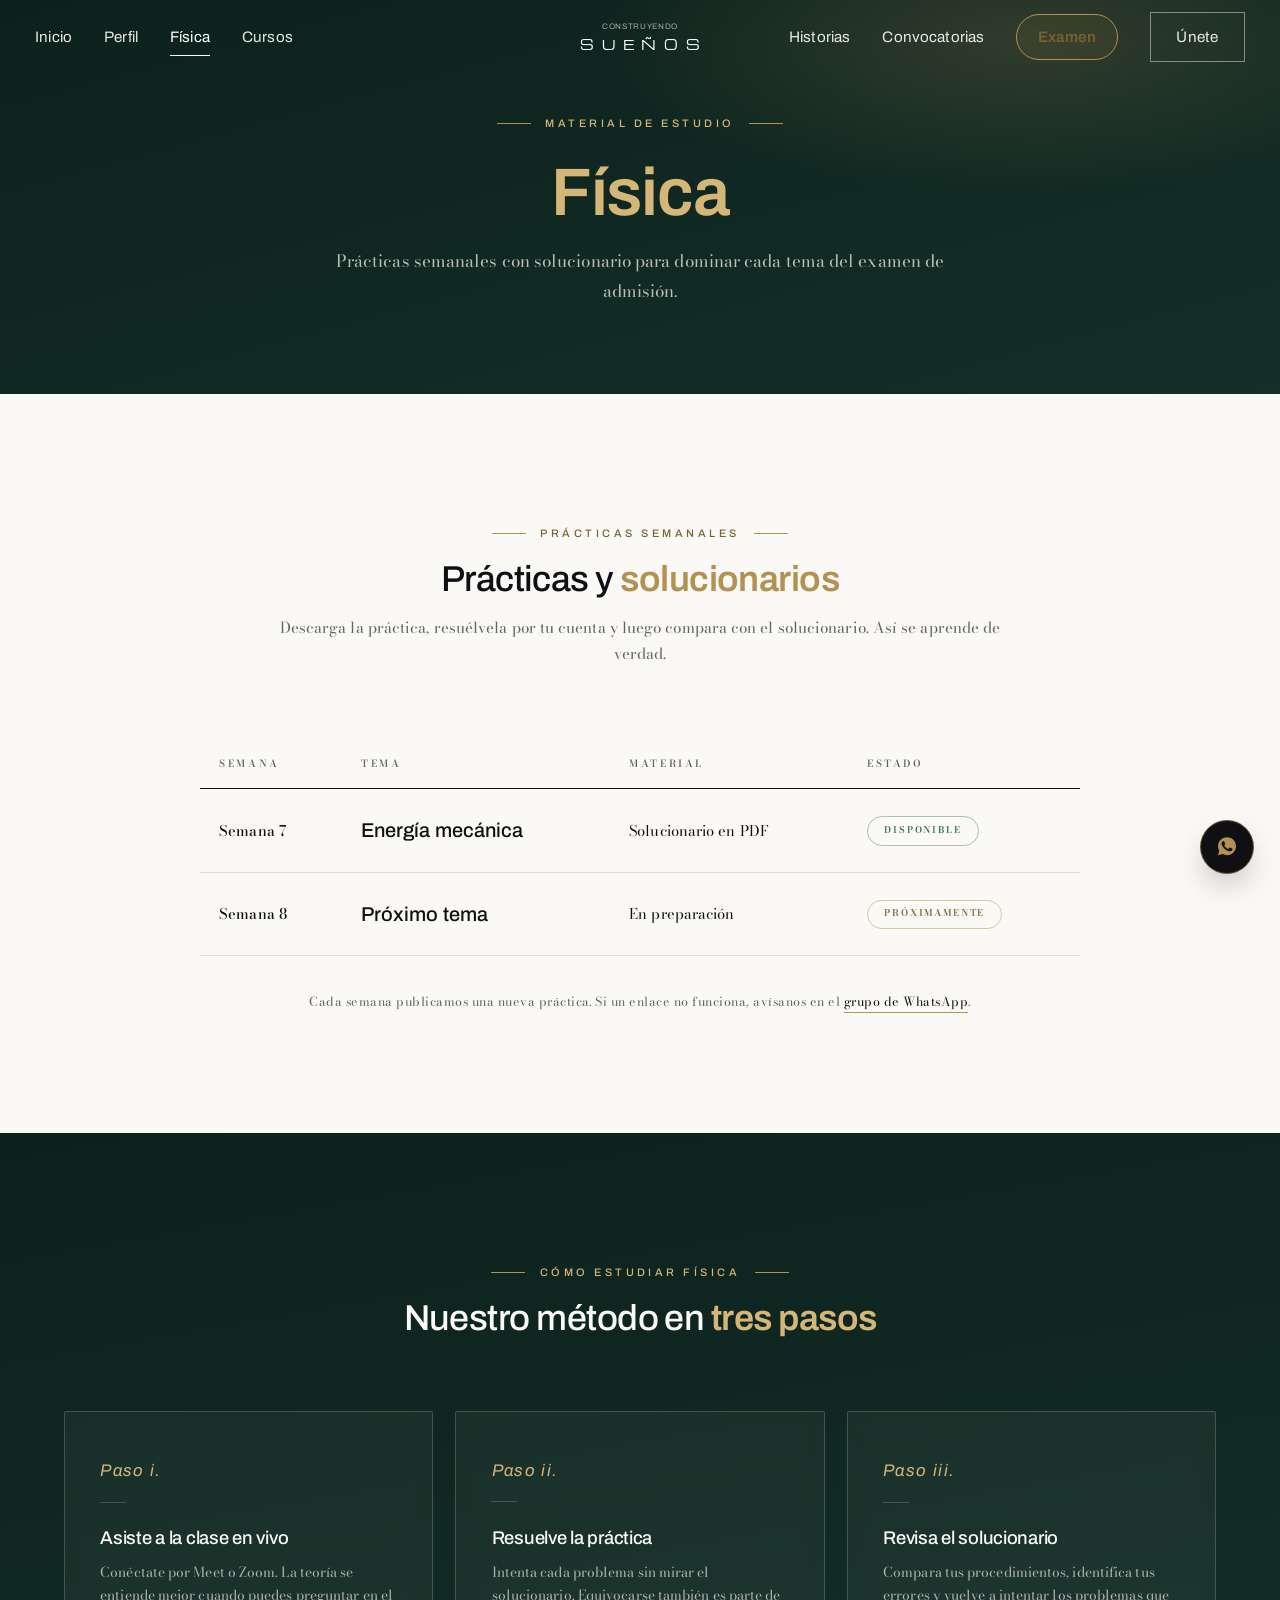
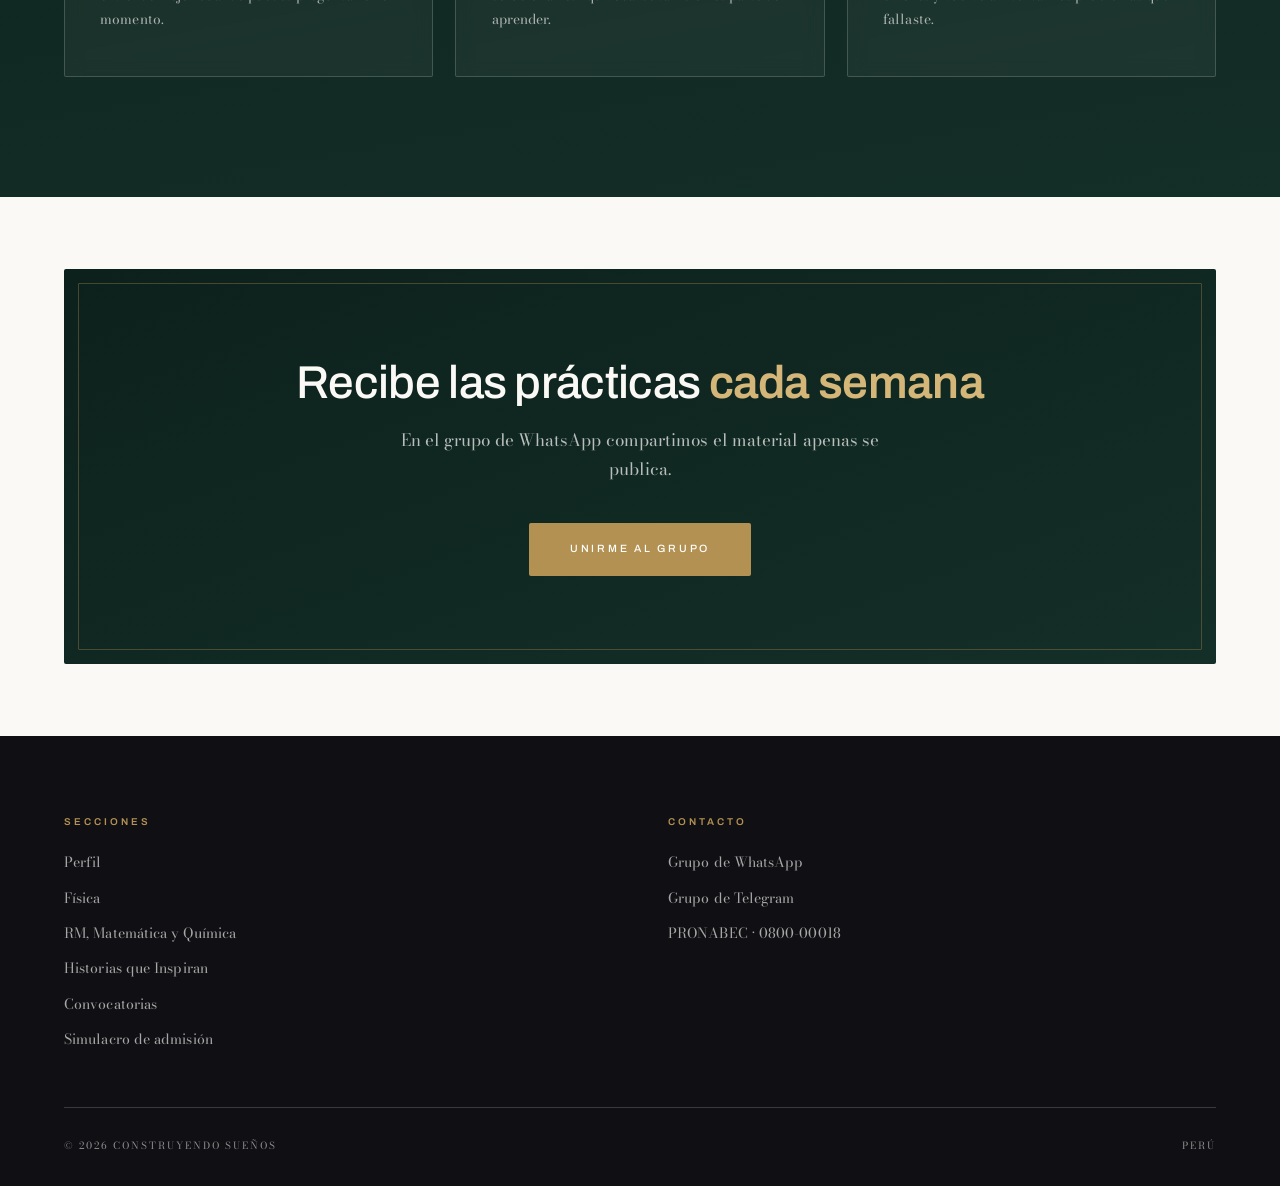
<file: fisica.html>
<!DOCTYPE html>
<html lang="es">
<head>
  <meta charset="UTF-8" />
  <meta name="viewport" content="width=device-width, initial-scale=1.0" />
  <title>Física | Construyendo Sueños</title>
  <meta name="description" content="Prácticas semanales de Física con solucionarios en PDF: energía mecánica y más temas del examen de admisión. Material gratuito de Construyendo Sueños." />
  <link rel="preconnect" href="https://fonts.googleapis.com" />
  <link rel="preconnect" href="https://fonts.gstatic.com" crossorigin />
  <link href="https://fonts.googleapis.com/css2?family=Archivo:wdth,wght@62.5..125,400..800&family=Bodoni+Moda:ital,opsz,wght@0,6..96,400..600;1,6..96,400&family=Michroma&display=swap" rel="stylesheet" />
  <link rel="stylesheet" href="css/styles.css?v=16" />
  <link rel="icon" type="image/svg+xml" href="assets/logo.svg" />
</head>
<body>

  <header class="site-header">
    <div class="nav-inner">
      <button class="nav-toggle" aria-label="Abrir menú" aria-expanded="false">
        <span></span><span></span><span></span>
      </button>

      <nav class="nav-group nav-group--left" aria-label="Navegación principal">
        <ul>
          <li><a href="index.html">Inicio</a></li>
          <li><a href="perfil.html">Perfil</a></li>
          <li><a href="fisica.html" class="active">Física</a></li>
          <li><a href="cursos.html">Cursos</a></li>
        </ul>
      </nav>

      <a class="nav-brand" href="index.html" aria-label="Construyendo Sueños · Inicio">
        <small class="nav-brand-kicker">Construyendo</small>
        <span class="wordmark">Sueños</span>
      </a>

      <nav class="nav-group nav-group--right" aria-label="Navegación secundaria">
        <ul>
          <li><a href="historias.html">Historias</a></li>
          <li><a href="convocatorias.html">Convocatorias</a></li>
          <li><a class="nav-exam" href="https://albarini.github.io/ADMISION-UNIVERSITARIA-UNSA-simullacro/" target="_blank" rel="noopener">Examen</a></li>
          <li><a class="nav-box" href="https://chat.whatsapp.com/DLBcaevvrbd1sQ8iS5Drjj" target="_blank" rel="noopener">Únete</a></li>
        </ul>
      </nav>
    </div>
  </header>

  <main>
    <section class="page-hero">
      <div class="container">
        <span class="kicker">Material de estudio</span>
        <h1><em>Física</em></h1>
        <p>Prácticas semanales con solucionario para dominar cada tema del examen de admisión.</p>
      </div>
    </section>

    <section class="section">
      <div class="container narrow">
        <div class="section-head reveal">
          <span class="kicker">Prácticas semanales</span>
          <h2>Prácticas y <em class="gold">solucionarios</em></h2>
          <p>Descarga la práctica, resuélvela por tu cuenta y luego compara con el solucionario. Así se aprende de verdad.</p>
        </div>

        <div class="reveal" style="overflow-x: auto;">
          <table class="practice-table">
            <thead>
              <tr>
                <th>Semana</th>
                <th>Tema</th>
                <th>Material</th>
                <th>Estado</th>
              </tr>
            </thead>
            <tbody>
              <tr>
                <td><strong>Semana 7</strong></td>
                <td class="t-title">Energía mecánica</td>
                <td><a href="#" title="Reemplaza este enlace con el PDF de Google Drive">Solucionario en PDF</a></td>
                <td><span class="badge open">Disponible</span></td>
              </tr>
              <tr>
                <td><strong>Semana 8</strong></td>
                <td class="t-title">Próximo tema</td>
                <td>En preparación</td>
                <td><span class="badge soon">Próximamente</span></td>
              </tr>
            </tbody>
          </table>
        </div>

        <p class="fine-note reveal">
          Cada semana publicamos una nueva práctica. Si un enlace no funciona, avísanos en el <a href="https://chat.whatsapp.com/DLBcaevvrbd1sQ8iS5Drjj" target="_blank" rel="noopener">grupo de WhatsApp</a>.
        </p>
      </div>
    </section>

    <section class="section dark">
      <div class="container">
        <div class="section-head reveal">
          <span class="kicker">Cómo estudiar Física</span>
          <h2>Nuestro método en <em>tres pasos</em></h2>
        </div>
        <div class="cards">
          <article class="card reveal d1">
            <span class="index">Paso i.</span>
            <h3>Asiste a la clase en vivo</h3>
            <p>Conéctate por Meet o Zoom. La teoría se entiende mejor cuando puedes preguntar en el momento.</p>
          </article>
          <article class="card reveal d2">
            <span class="index">Paso ii.</span>
            <h3>Resuelve la práctica</h3>
            <p>Intenta cada problema sin mirar el solucionario. Equivocarse también es parte de aprender.</p>
          </article>
          <article class="card reveal d3">
            <span class="index">Paso iii.</span>
            <h3>Revisa el solucionario</h3>
            <p>Compara tus procedimientos, identifica tus errores y vuelve a intentar los problemas que fallaste.</p>
          </article>
        </div>
      </div>
    </section>

    <section class="section tight">
      <div class="container">
        <div class="cta-band reveal">
          <h2>Recibe las prácticas <em>cada semana</em></h2>
          <p>En el grupo de WhatsApp compartimos el material apenas se publica.</p>
          <div class="btn-group">
            <a class="btn btn-gold" href="https://chat.whatsapp.com/DLBcaevvrbd1sQ8iS5Drjj" target="_blank" rel="noopener">Unirme al grupo</a>
          </div>
        </div>
      </div>
    </section>
  </main>

  <footer class="site-footer">
    <div class="container">
      <div class="footer-grid">
        <div>
          <h4>Secciones</h4>
          <ul>
            <li><a href="perfil.html">Perfil</a></li>
            <li><a href="fisica.html">Física</a></li>
            <li><a href="cursos.html">RM, Matemática y Química</a></li>
            <li><a href="historias.html">Historias que Inspiran</a></li>
            <li><a href="convocatorias.html">Convocatorias</a></li>
            <li><a href="https://albarini.github.io/ADMISION-UNIVERSITARIA-UNSA-simullacro/" target="_blank" rel="noopener">Simulacro de admisión</a></li>
          </ul>
        </div>
        <div>
          <h4>Contacto</h4>
          <ul>
            <li><a href="https://chat.whatsapp.com/DLBcaevvrbd1sQ8iS5Drjj" target="_blank" rel="noopener">Grupo de WhatsApp</a></li>
            <li><a href="https://t.me/matefacilgrupo" target="_blank" rel="noopener">Grupo de Telegram</a></li>
            <li>PRONABEC · 0800-00018</li>
          </ul>
        </div>
      </div>
      <div class="footer-bottom">
        <span>© <span id="year"></span> Construyendo Sueños</span>
        <span>Perú</span>
      </div>
    </div>
  </footer>

  <a class="wa-float" href="https://chat.whatsapp.com/DLBcaevvrbd1sQ8iS5Drjj" target="_blank" rel="noopener" aria-label="Únete a nuestro WhatsApp">
    <svg viewBox="0 0 32 32" xmlns="http://www.w3.org/2000/svg"><path d="M16.04 3C9.4 3 4 8.36 4 14.95c0 2.1.56 4.16 1.62 5.98L4 27l6.24-1.6a12.1 12.1 0 0 0 5.79 1.47h.01c6.63 0 12.03-5.36 12.03-11.95C28.07 8.36 22.67 3 16.04 3zm7.07 17.06c-.3.83-1.74 1.59-2.43 1.69-.62.09-1.4.13-2.26-.14-.52-.16-1.19-.38-2.05-.75-3.6-1.55-5.95-5.16-6.13-5.4-.18-.24-1.47-1.95-1.47-3.72s.93-2.64 1.26-3c.33-.36.72-.45.96-.45l.69.01c.22.01.52-.08.81.62.3.72 1.02 2.49 1.11 2.67.09.18.15.39.03.63-.12.24-.18.39-.36.6l-.54.63c-.18.18-.37.38-.16.74.21.36.93 1.53 2 2.48 1.37 1.22 2.53 1.6 2.89 1.78.36.18.57.15.78-.09.21-.24.9-1.05 1.14-1.41.24-.36.48-.3.81-.18.33.12 2.1.99 2.46 1.17.36.18.6.27.69.42.09.15.09.87-.21 1.7z"/></svg>
  </a>

  <script src="js/main.js?v=4"></script>
</body>
</html>
</file>
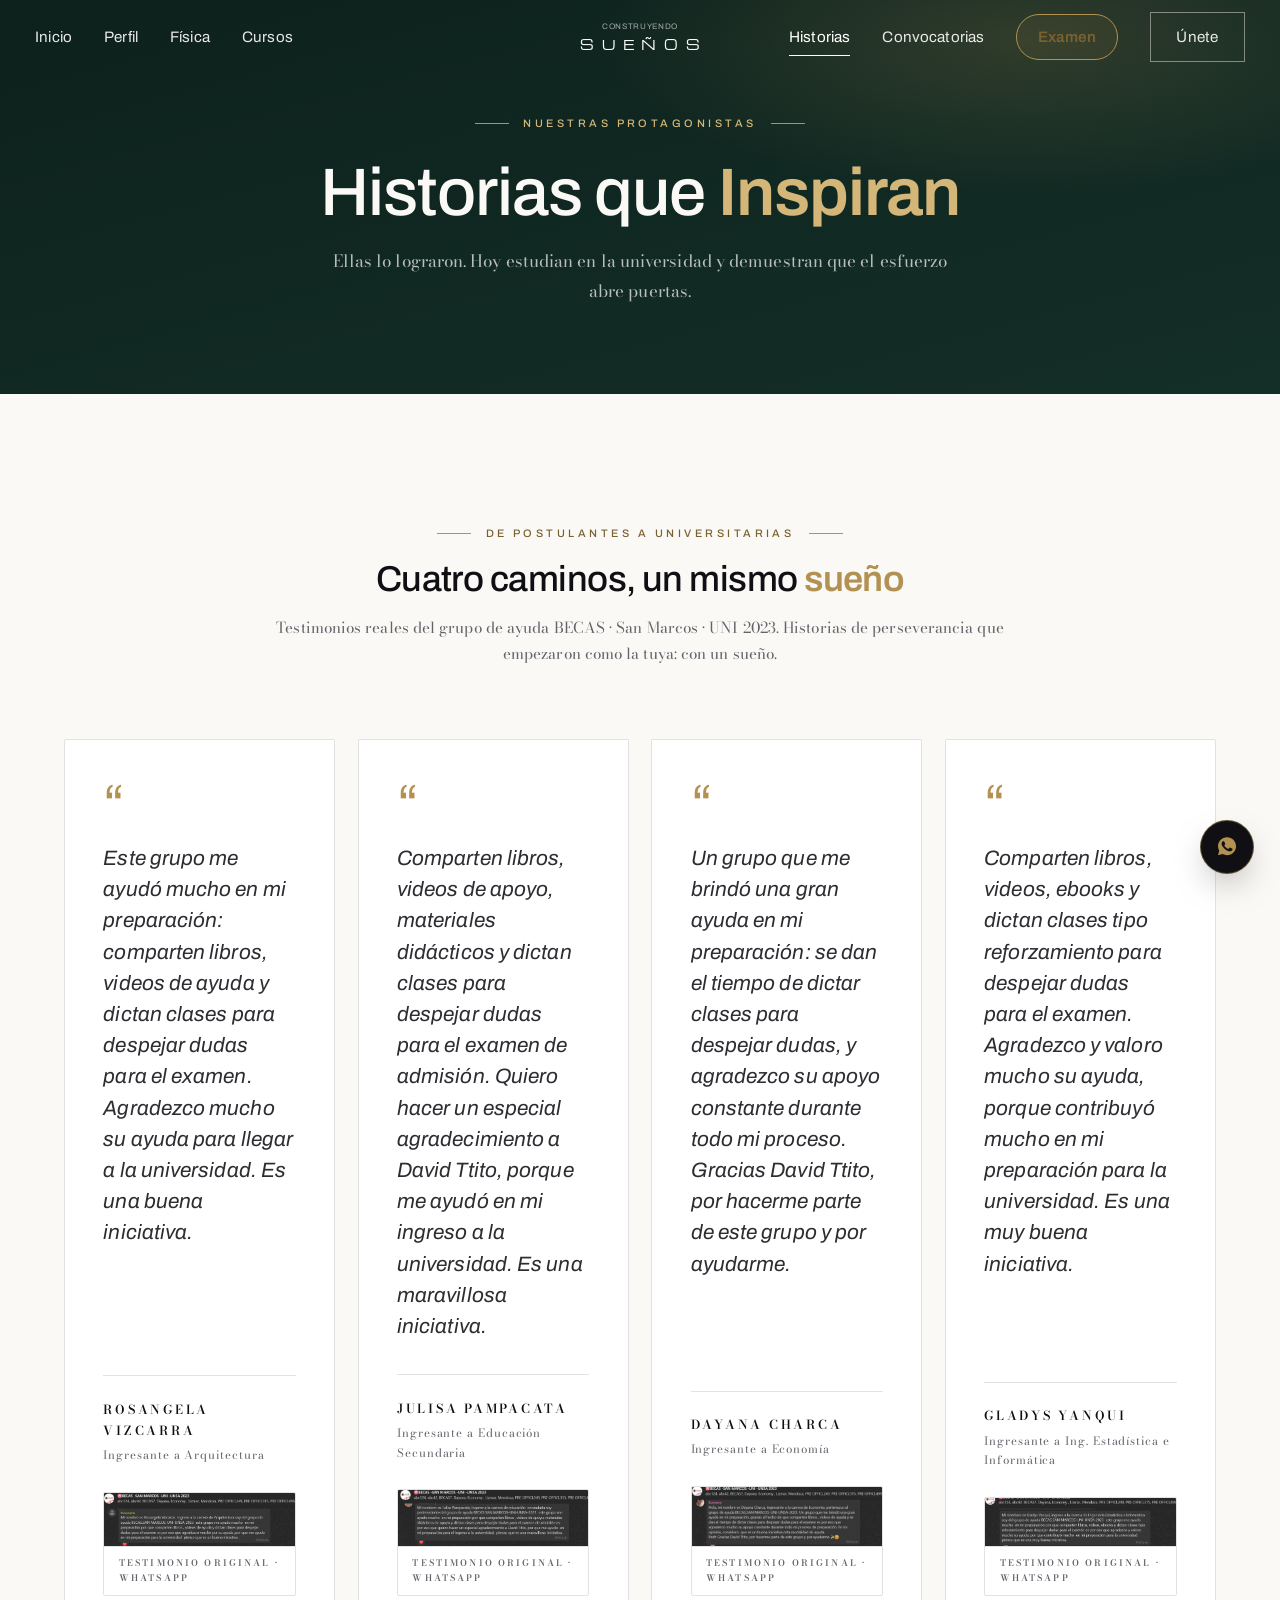
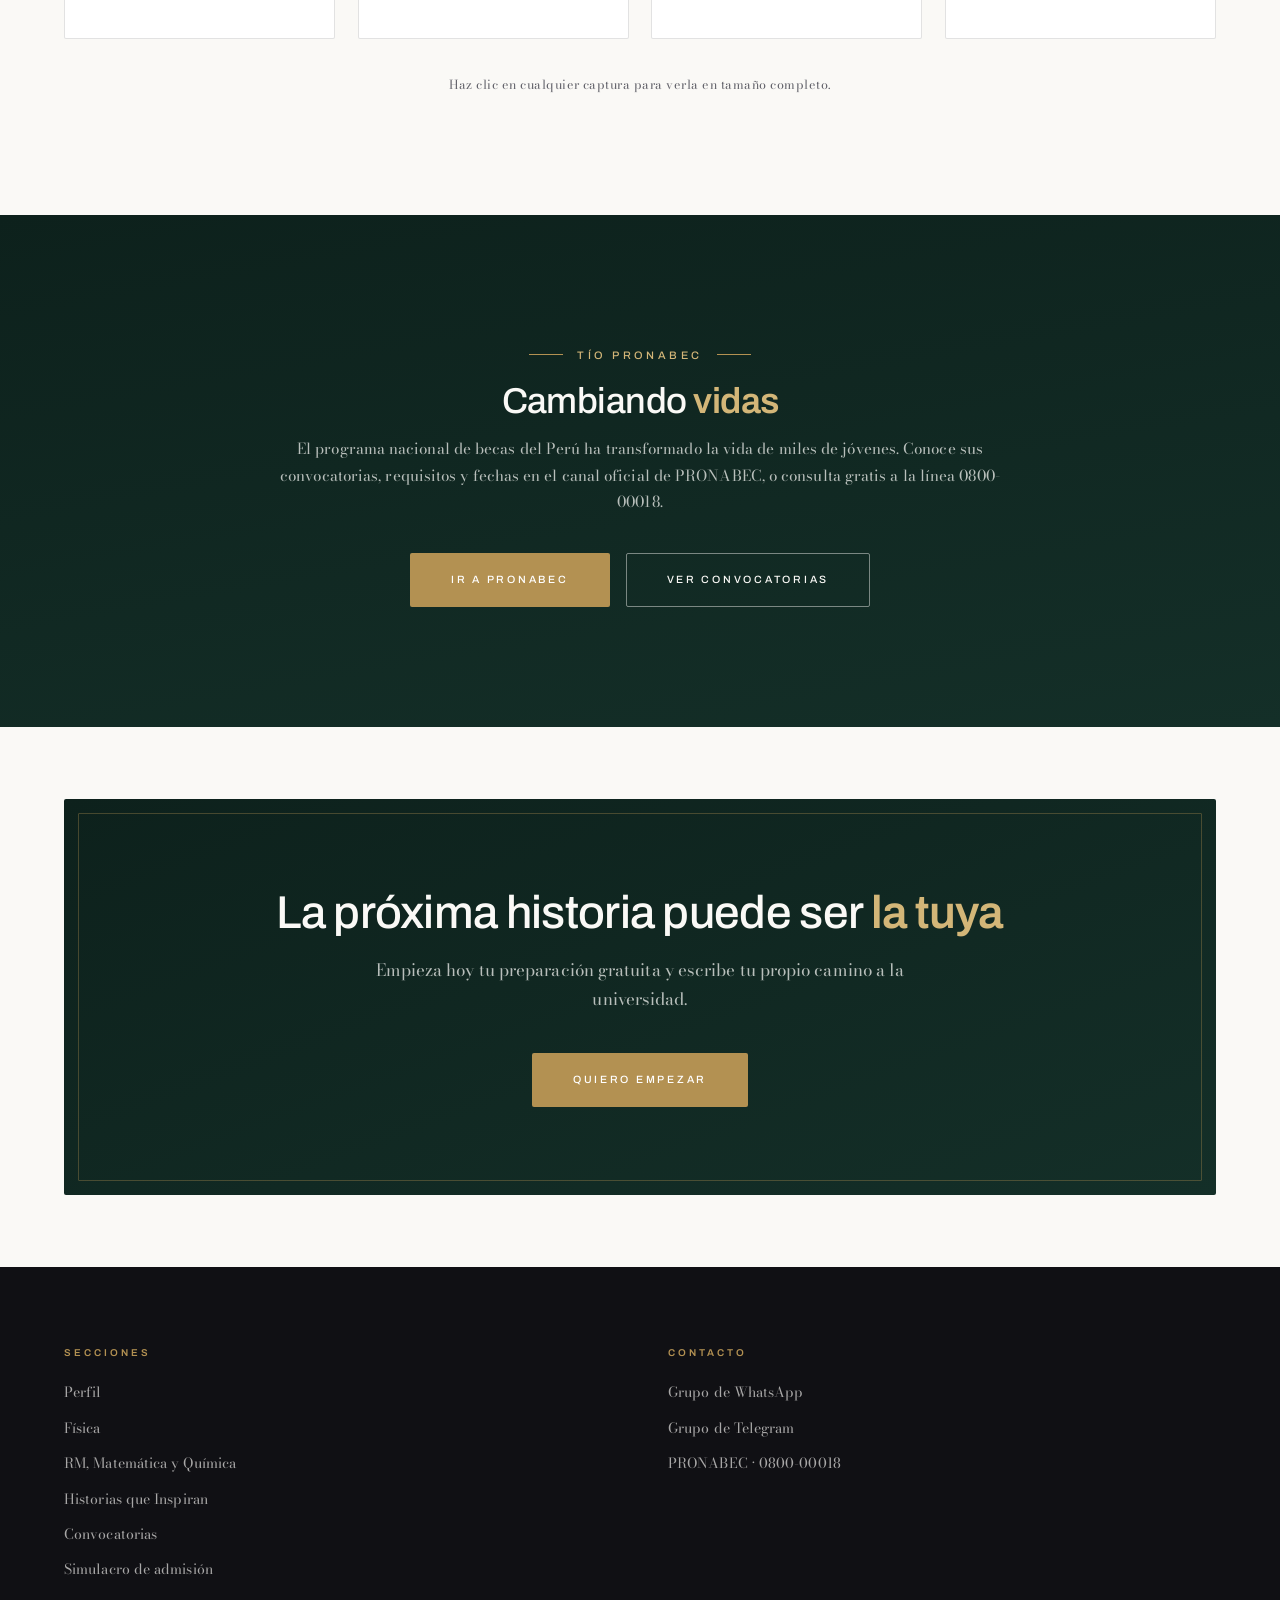
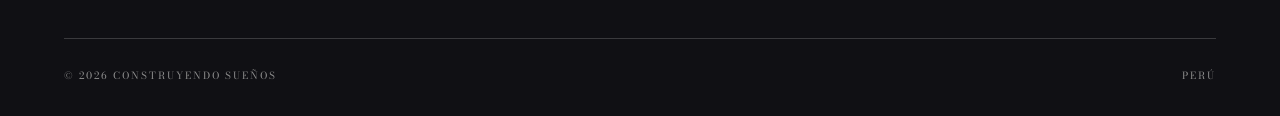
<file: historias.html>
<!DOCTYPE html>
<html lang="es">
<head>
  <meta charset="UTF-8" />
  <meta name="viewport" content="width=device-width, initial-scale=1.0" />
  <title>Historias que Inspiran | Construyendo Sueños</title>
  <meta name="description" content="Historias reales de estudiantes que lograron ingresar a la universidad y acceder a becas. Si ellas pudieron, tú también puedes." />
  <link rel="preconnect" href="https://fonts.googleapis.com" />
  <link rel="preconnect" href="https://fonts.gstatic.com" crossorigin />
  <link href="https://fonts.googleapis.com/css2?family=Archivo:wdth,wght@62.5..125,400..800&family=Bodoni+Moda:ital,opsz,wght@0,6..96,400..600;1,6..96,400&family=Michroma&display=swap" rel="stylesheet" />
  <link rel="stylesheet" href="css/styles.css?v=16" />
  <link rel="icon" type="image/svg+xml" href="assets/logo.svg" />
</head>
<body>

  <header class="site-header">
    <div class="nav-inner">
      <button class="nav-toggle" aria-label="Abrir menú" aria-expanded="false">
        <span></span><span></span><span></span>
      </button>

      <nav class="nav-group nav-group--left" aria-label="Navegación principal">
        <ul>
          <li><a href="index.html">Inicio</a></li>
          <li><a href="perfil.html">Perfil</a></li>
          <li><a href="fisica.html">Física</a></li>
          <li><a href="cursos.html">Cursos</a></li>
        </ul>
      </nav>

      <a class="nav-brand" href="index.html" aria-label="Construyendo Sueños · Inicio">
        <small class="nav-brand-kicker">Construyendo</small>
        <span class="wordmark">Sueños</span>
      </a>

      <nav class="nav-group nav-group--right" aria-label="Navegación secundaria">
        <ul>
          <li><a href="historias.html" class="active">Historias</a></li>
          <li><a href="convocatorias.html">Convocatorias</a></li>
          <li><a class="nav-exam" href="https://albarini.github.io/ADMISION-UNIVERSITARIA-UNSA-simullacro/" target="_blank" rel="noopener">Examen</a></li>
          <li><a class="nav-box" href="https://chat.whatsapp.com/DLBcaevvrbd1sQ8iS5Drjj" target="_blank" rel="noopener">Únete</a></li>
        </ul>
      </nav>
    </div>
  </header>

  <main>
    <section class="page-hero">
      <div class="container">
        <span class="kicker">Nuestras protagonistas</span>
        <h1>Historias que <em>Inspiran</em></h1>
        <p>Ellas lo lograron. Hoy estudian en la universidad y demuestran que el esfuerzo abre puertas.</p>
      </div>
    </section>

    <section class="section">
      <div class="container">
        <div class="section-head reveal">
          <span class="kicker">De postulantes a universitarias</span>
          <h2>Cuatro caminos, un mismo <em class="gold">sueño</em></h2>
          <p>Testimonios reales del grupo de ayuda BECAS · San Marcos · UNI 2023. Historias de perseverancia que empezaron como la tuya: con un sueño.</p>
        </div>
        <div class="cards">
          <article class="story-card reveal d1">
            <span class="quote-mark" aria-hidden="true">“</span>
            <blockquote>Este grupo me ayudó mucho en mi preparación: comparten libros, videos de ayuda y dictan clases para despejar dudas para el examen. Agradezco mucho su ayuda para llegar a la universidad. Es una buena iniciativa.</blockquote>
            <div class="who">
              <div class="name">Rosangela Vizcarra</div>
              <div class="role">Ingresante a Arquitectura</div>
            </div>
            <a class="story-proof" href="assets/historias/rosangela.png" target="_blank" rel="noopener">
              <img src="assets/historias/rosangela.png" alt="Testimonio original de Rosangela Vizcarra en WhatsApp" />
              <span class="proof-caption">Testimonio original · WhatsApp</span>
            </a>
          </article>
          <article class="story-card reveal d2">
            <span class="quote-mark" aria-hidden="true">“</span>
            <blockquote>Comparten libros, videos de apoyo, materiales didácticos y dictan clases para despejar dudas para el examen de admisión. Quiero hacer un especial agradecimiento a David Ttito, porque me ayudó en mi ingreso a la universidad. Es una maravillosa iniciativa.</blockquote>
            <div class="who">
              <div class="name">Julisa Pampacata</div>
              <div class="role">Ingresante a Educación Secundaria</div>
            </div>
            <a class="story-proof" href="assets/historias/julisa.png" target="_blank" rel="noopener">
              <img src="assets/historias/julisa.png" alt="Testimonio original de Julisa Pampacata en WhatsApp" />
              <span class="proof-caption">Testimonio original · WhatsApp</span>
            </a>
          </article>
          <article class="story-card reveal d3">
            <span class="quote-mark" aria-hidden="true">“</span>
            <blockquote>Un grupo que me brindó una gran ayuda en mi preparación: se dan el tiempo de dictar clases para despejar dudas, y agradezco su apoyo constante durante todo mi proceso. Gracias David Ttito, por hacerme parte de este grupo y por ayudarme.</blockquote>
            <div class="who">
              <div class="name">Dayana Charca</div>
              <div class="role">Ingresante a Economía</div>
            </div>
            <a class="story-proof" href="assets/historias/dayana.png" target="_blank" rel="noopener">
              <img src="assets/historias/dayana.png" alt="Testimonio original de Dayana Charca en WhatsApp" />
              <span class="proof-caption">Testimonio original · WhatsApp</span>
            </a>
          </article>
          <article class="story-card reveal d4">
            <span class="quote-mark" aria-hidden="true">“</span>
            <blockquote>Comparten libros, videos, ebooks y dictan clases tipo reforzamiento para despejar dudas para el examen. Agradezco y valoro mucho su ayuda, porque contribuyó mucho en mi preparación para la universidad. Es una muy buena iniciativa.</blockquote>
            <div class="who">
              <div class="name">Gladys Yanqui</div>
              <div class="role">Ingresante a Ing. Estadística e Informática</div>
            </div>
            <a class="story-proof" href="assets/historias/gladis.png" target="_blank" rel="noopener">
              <img src="assets/historias/gladis.png" alt="Testimonio original de Gladys Yanqui en WhatsApp" />
              <span class="proof-caption">Testimonio original · WhatsApp</span>
            </a>
          </article>
        </div>
        <p class="fine-note reveal">
          Haz clic en cualquier captura para verla en tamaño completo.
        </p>
      </div>
    </section>

    <section class="section dark">
      <div class="container">
        <div class="section-head reveal" style="margin-bottom: 2.4rem;">
          <span class="kicker">Tío PRONABEC</span>
          <h2>Cambiando <em>vidas</em></h2>
          <p>
            El programa nacional de becas del Perú ha transformado la vida de miles de jóvenes.
            Conoce sus convocatorias, requisitos y fechas en el canal oficial de PRONABEC,
            o consulta gratis a la línea 0800-00018.
          </p>
        </div>
        <div class="btn-group reveal">
          <a class="btn btn-gold" href="https://www.pronabec.gob.pe" target="_blank" rel="noopener">Ir a PRONABEC</a>
          <a class="btn btn-ghost" href="convocatorias.html">Ver convocatorias</a>
        </div>
      </div>
    </section>

    <section class="section tight">
      <div class="container">
        <div class="cta-band reveal">
          <h2>La próxima historia puede ser <em>la tuya</em></h2>
          <p>Empieza hoy tu preparación gratuita y escribe tu propio camino a la universidad.</p>
          <div class="btn-group">
            <a class="btn btn-gold" href="https://chat.whatsapp.com/DLBcaevvrbd1sQ8iS5Drjj" target="_blank" rel="noopener">Quiero empezar</a>
          </div>
        </div>
      </div>
    </section>
  </main>

  <footer class="site-footer">
    <div class="container">
      <div class="footer-grid">
        <div>
          <h4>Secciones</h4>
          <ul>
            <li><a href="perfil.html">Perfil</a></li>
            <li><a href="fisica.html">Física</a></li>
            <li><a href="cursos.html">RM, Matemática y Química</a></li>
            <li><a href="historias.html">Historias que Inspiran</a></li>
            <li><a href="convocatorias.html">Convocatorias</a></li>
            <li><a href="https://albarini.github.io/ADMISION-UNIVERSITARIA-UNSA-simullacro/" target="_blank" rel="noopener">Simulacro de admisión</a></li>
          </ul>
        </div>
        <div>
          <h4>Contacto</h4>
          <ul>
            <li><a href="https://chat.whatsapp.com/DLBcaevvrbd1sQ8iS5Drjj" target="_blank" rel="noopener">Grupo de WhatsApp</a></li>
            <li><a href="https://t.me/matefacilgrupo" target="_blank" rel="noopener">Grupo de Telegram</a></li>
            <li>PRONABEC · 0800-00018</li>
          </ul>
        </div>
      </div>
      <div class="footer-bottom">
        <span>© <span id="year"></span> Construyendo Sueños</span>
        <span>Perú</span>
      </div>
    </div>
  </footer>

  <a class="wa-float" href="https://chat.whatsapp.com/DLBcaevvrbd1sQ8iS5Drjj" target="_blank" rel="noopener" aria-label="Únete a nuestro WhatsApp">
    <svg viewBox="0 0 32 32" xmlns="http://www.w3.org/2000/svg"><path d="M16.04 3C9.4 3 4 8.36 4 14.95c0 2.1.56 4.16 1.62 5.98L4 27l6.24-1.6a12.1 12.1 0 0 0 5.79 1.47h.01c6.63 0 12.03-5.36 12.03-11.95C28.07 8.36 22.67 3 16.04 3zm7.07 17.06c-.3.83-1.74 1.59-2.43 1.69-.62.09-1.4.13-2.26-.14-.52-.16-1.19-.38-2.05-.75-3.6-1.55-5.95-5.16-6.13-5.4-.18-.24-1.47-1.95-1.47-3.72s.93-2.64 1.26-3c.33-.36.72-.45.96-.45l.69.01c.22.01.52-.08.81.62.3.72 1.02 2.49 1.11 2.67.09.18.15.39.03.63-.12.24-.18.39-.36.6l-.54.63c-.18.18-.37.38-.16.74.21.36.93 1.53 2 2.48 1.37 1.22 2.53 1.6 2.89 1.78.36.18.57.15.78-.09.21-.24.9-1.05 1.14-1.41.24-.36.48-.3.81-.18.33.12 2.1.99 2.46 1.17.36.18.6.27.69.42.09.15.09.87-.21 1.7z"/></svg>
  </a>

  <script src="js/main.js?v=4"></script>
</body>
</html>
</file>
<file: css/styles.css>
/* ==================================================
   Construyendo Sueños — Sistema de diseño "Atelier"
   Minimalismo fino + elegancia editorial
   ================================================== */

:root {
  --ink: #101014;            /* casi negro */
  --ink-soft: #2c2c31;
  --muted: #62626a;          /* gris fino, legible sobre marfil */
  --paper: #faf9f6;          /* marfil */
  --paper-warm: #f3f1ea;     /* champán claro */
  --surface: #ffffff;
  --gold: #b39152;           /* dorado apagado */
  /* Oscurecido de #8f7238: en marfil daba 4.31:1 y las etiquetas pequeñas
     (kickers, roles) necesitan 4.5:1. Ahora 5.58:1. */
  --gold-deep: #7a6130;
  --gold-light: #d3b678;     /* dorado luminoso para fondos oscuros */
  --emerald: #142f28;        /* verde profundo */
  --emerald-deep: #0d211c;
  /* Ciruela: sale de la luna rosa del vídeo y marca un solo capítulo, el de
     "lo que ya existe". El verde sigue siendo la marca. */
  --plum-deep: #1c1024;      /* violeta casi negro, fondo de ese capítulo */
  --plum: #6d4480;           /* acento sobre marfil, 7.16:1 */
  --plum-light: #d7b3e4;     /* acento sobre el violeta oscuro */
  --hairline: rgba(16, 16, 20, 0.12);
  --hairline-light: rgba(250, 249, 246, 0.18);
  --shadow-soft: 0 24px 60px -30px rgba(16, 16, 20, 0.25);
  --ease: cubic-bezier(0.22, 0.61, 0.21, 1);
  /* Michroma firma la marca; Archivo es la voz de titulares e interfaz
     (grotesca de ingeniería, con eje de ancho real); Bodoni pone la lectura.
     Antes aquí figuraba "Nats", que Google Fonts no sirve: los titulares
     caían a la fuente del sistema con negrita falsa. */
  --font-brand: "Michroma", "Eurostile", "Bank Gothic", system-ui, sans-serif;
  --font-display: "Archivo", "Helvetica Neue", system-ui, -apple-system, "Segoe UI", sans-serif;
  --font-body: "Bodoni Moda", "Bodoni 72", Didot, Georgia, serif;
  --font-ui: "Archivo", "Helvetica Neue", system-ui, -apple-system, "Segoe UI", sans-serif;
}

* { margin: 0; padding: 0; box-sizing: border-box; }

html { scroll-behavior: smooth; }

body {
  font-family: var(--font-body);
  font-weight: 400;
  color: var(--ink);
  background: var(--paper);
  line-height: 1.72;
  font-size: 17px;
  letter-spacing: 0.005em;
  -webkit-font-smoothing: antialiased;
  text-rendering: optimizeLegibility;
}

::selection { background: var(--gold); color: #fff; }

img { max-width: 100%; display: block; }

a { color: var(--ink); text-decoration: none; transition: color 0.3s var(--ease); }
a:hover { color: var(--gold-deep); }

h1, h2, h3, h4 {
  font-family: var(--font-display);
  /* 500 en vez de 600: el titular pesado ensuciaba la página */
  font-weight: 500;
  color: var(--ink);
  line-height: 1.15;
  /* Con una grotesca real el titular se cierra; el espaciado positivo de
     antes compensaba una fuente que nunca llegaba a cargar. */
  letter-spacing: -0.015em;
  text-wrap: balance;
}

/* En titulares no se carga la itálica: el énfasis se marca con color y peso */
em, .italic { font-style: italic; }
h1 em, h2 em, h3 em { font-style: normal; font-weight: 600; }

a:focus-visible, button:focus-visible {
  outline: 2px solid var(--gold);
  outline-offset: 3px;
  border-radius: 2px;
}

.container { width: min(1180px, 90%); margin-inline: auto; }
.container.narrow { width: min(880px, 90%); }

em, .italic { font-style: italic; }
.gold { color: var(--gold); }

/* ---------- Kicker / etiquetas finas ---------- */
.kicker {
  display: inline-flex;
  align-items: center;
  gap: 0.9rem;
  font-family: var(--font-ui);
  font-size: 0.68rem;
  font-weight: 500;
  letter-spacing: 0.32em;
  text-transform: uppercase;
  color: var(--gold-deep);
}

.kicker::before {
  content: "";
  width: 34px;
  height: 1px;
  background: var(--gold);
}

.section-head { max-width: 46rem; margin: 0 auto 4.5rem; text-align: center; }
.section-head .kicker::after { content: ""; width: 34px; height: 1px; background: var(--gold); }
.section-head h2 {
  font-size: clamp(1.55rem, 2.9vw, 2.25rem);
  margin: 1rem 0 0.9rem;
}
.section-head p { color: var(--muted); font-weight: 400; font-size: 0.95rem; }

/* ---------- Header: navegación a tres columnas con la marca al centro ----------
   Flota sobre la portada sin fondo y se vuelve sólido al bajar. */
.site-header {
  position: fixed;
  top: 0;
  left: 0;
  right: 0;
  z-index: 100;
  background: transparent;
  border-bottom: 1px solid transparent;
  transition: background 0.45s var(--ease), border-color 0.45s var(--ease);
}

.nav-inner {
  display: grid;
  grid-template-columns: 1fr auto 1fr;
  align-items: center;
  gap: 1.5rem;
  min-height: 74px;
  padding: 0 2.2rem;
}

.nav-group ul {
  display: flex;
  list-style: none;
  align-items: center;
  gap: 2rem;
}

.nav-group--left ul { justify-content: flex-start; }
.nav-group--right ul { justify-content: flex-end; }

.nav-group a {
  display: block;
  padding: 0.35rem 0;
  font-family: var(--font-ui);
  font-size: 0.95rem;
  font-weight: 400;
  letter-spacing: 0.01em;
  color: rgba(250, 249, 246, 0.92);
  white-space: nowrap;
  position: relative;
}

.nav-group a::after {
  content: "";
  position: absolute;
  left: 0;
  right: 0;
  bottom: 0;
  height: 1px;
  background: currentColor;
  transform: scaleX(0);
  transform-origin: left;
  transition: transform 0.35s var(--ease);
}

.nav-group a:hover::after, .nav-group a.active::after { transform: scaleX(1); }
.nav-group a:hover, .nav-group a.active { color: #fff; }

/* Marca central: línea fina arriba y logotipo muy espaciado debajo */
.nav-brand {
  display: block;
  text-align: center;
  line-height: 1.1;
}

.nav-brand-kicker {
  display: block;
  font-family: var(--font-ui);
  font-size: 0.5rem;
  letter-spacing: 0.08em;
  text-transform: uppercase;
  color: rgba(250, 249, 246, 0.62);
}

.nav-brand .wordmark {
  display: block;
  font-family: var(--font-brand);
  font-size: 0.8rem;
  letter-spacing: 0.62em;
  text-indent: 0.62em;
  text-transform: uppercase;
  color: #fff;
  margin-top: 5px;
}

/* Última entrada enmarcada, como el Contacto de Aedora */
.nav-box {
  border: 1px solid rgba(250, 249, 246, 0.45);
  padding: 0.7rem 1.6rem !important;
  transition: background 0.35s var(--ease), color 0.35s var(--ease), border-color 0.35s var(--ease);
}

.nav-box::after { display: none; }
.nav-box:hover { background: rgba(250, 249, 246, 0.12); border-color: #fff; }

.nav-exam { color: var(--gold-light) !important; }

/* Estado sólido: al dejar atrás la portada el texto pasa a tinta */
.site-header.is-solid {
  background: rgba(250, 249, 246, 0.94);
  -webkit-backdrop-filter: saturate(180%) blur(20px);
  backdrop-filter: saturate(180%) blur(20px);
  border-bottom-color: var(--hairline);
}

.site-header.is-solid .nav-group a { color: var(--ink-soft); }
.site-header.is-solid .nav-group a:hover,
.site-header.is-solid .nav-group a.active { color: var(--ink); }
.site-header.is-solid .nav-brand .wordmark { color: var(--ink); }
.site-header.is-solid .nav-brand-kicker { color: var(--muted); }
.site-header.is-solid .nav-box { border-color: var(--ink); }
.site-header.is-solid .nav-box:hover { background: var(--ink); color: var(--paper); }
.site-header.is-solid .nav-exam { color: var(--gold-deep) !important; }
.site-header.is-solid .nav-toggle span { background: var(--ink); }

.nav-toggle {
  display: none;
  background: none;
  border: none;
  cursor: pointer;
  padding: 0.5rem;
  justify-self: start;
}

.nav-toggle span {
  display: block;
  width: 24px;
  height: 1.5px;
  background: var(--paper);
  margin: 6px 0;
  transition: transform 0.3s var(--ease), opacity 0.3s var(--ease), background 0.45s var(--ease);
}

/* ---------- Hero principal ---------- */
.hero {
  position: relative;
  min-height: 92vh;
  display: flex;
  align-items: center;
  background:
    radial-gradient(ellipse 60% 50% at 75% 20%, rgba(179, 145, 82, 0.22), transparent 60%),
    radial-gradient(ellipse 50% 60% at 15% 85%, rgba(179, 145, 82, 0.1), transparent 55%),
    linear-gradient(160deg, var(--emerald-deep) 0%, var(--emerald) 60%, #1a3b32 100%);
  color: var(--paper);
  overflow: hidden;
}

.hero::before {
  content: "";
  position: absolute;
  inset: 0;
  background-image: url("data:image/svg+xml,%3Csvg xmlns='http://www.w3.org/2000/svg' width='140' height='140'%3E%3Cfilter id='n'%3E%3CfeTurbulence type='fractalNoise' baseFrequency='0.85' numOctaves='2'/%3E%3C/filter%3E%3Crect width='140' height='140' filter='url(%23n)' opacity='0.05'/%3E%3C/svg%3E");
  pointer-events: none;
}

/* Portada deliberadamente muda: una línea fina y un solo botón */
.hero-inner {
  position: relative;
  display: grid;
  justify-items: center;
  gap: 1.75rem;
  text-align: center;
  padding: 7rem 0;
  width: 100%;
}

.hero-kicker {
  font-family: var(--font-body);
  font-size: 0.98rem;
  font-weight: 400;
  color: var(--paper);
  letter-spacing: 0.01em;
}

/* Solo para lectores de pantalla y buscadores */
.visually-hidden {
  position: absolute;
  width: 1px;
  height: 1px;
  padding: 0;
  margin: -1px;
  overflow: hidden;
  clip: rect(0 0 0 0);
  white-space: nowrap;
  border: 0;
}

/* Botón rectangular de contorno fino */
.btn-outline {
  display: inline-flex;
  align-items: center;
  justify-content: center;
  padding: 1.05rem 2.1rem;
  border: 1px solid rgba(250, 249, 246, 0.65);
  border-radius: 0;
  background: transparent;
  color: var(--paper);
  font-family: var(--font-ui);
  font-size: 0.73rem;
  font-weight: 600;
  letter-spacing: 0.05em;
  text-transform: uppercase;
  transition: background 0.4s var(--ease), border-color 0.4s var(--ease), color 0.4s var(--ease);
}

.btn-outline:hover { background: rgba(250, 249, 246, 0.14); border-color: #fff; color: #fff; }

.hero .kicker { color: var(--gold-light); justify-content: center; }
.hero .kicker::after { content: ""; width: 34px; height: 1px; background: var(--gold); }

.hero h1 {
  color: var(--paper);
  font-size: clamp(1.9rem, 4.1vw, 3.15rem);
  font-weight: 600;
  letter-spacing: 0.04em;
  margin: 1.4rem auto 2rem;
  max-width: 20ch;
}

.hero h1 em { color: var(--gold-light); font-style: normal; font-weight: 600; }

.hero p.lead {
  font-size: 1.05rem;
  font-weight: 300;
  color: rgba(250, 249, 246, 0.78);
  max-width: 38rem;
  margin: 0 auto 2.6rem;
  line-height: 1.9;
}

.hero-scroll {
  position: absolute;
  bottom: 2.2rem;
  left: 50%;
  transform: translateX(-50%);
  font-size: 0.6rem;
  letter-spacing: 0.34em;
  text-transform: uppercase;
  color: rgba(250, 249, 246, 0.5);
}

.hero-scroll::after {
  content: "";
  display: block;
  width: 1px;
  height: 38px;
  background: linear-gradient(var(--gold), transparent);
  margin: 0.7rem auto 0;
  animation: drip 2.4s var(--ease) infinite;
}

@keyframes drip {
  0% { transform: scaleY(0); transform-origin: top; }
  55% { transform: scaleY(1); transform-origin: top; }
  100% { transform: scaleY(0); transform-origin: bottom; }
}

/* ---------- Botones ---------- */
.btn {
  display: inline-flex;
  align-items: center;
  justify-content: center;
  gap: 0.6rem;
  padding: 1.05rem 2.5rem;
  /* Cantos casi rectos como el resto del sistema: la píldora de 999px era
     lo único redondo de la página y engordaba el botón. */
  border-radius: 2px;
  font-family: var(--font-ui);
  font-size: 0.66rem;
  font-weight: 500;
  letter-spacing: 0.26em;
  text-transform: uppercase;
  cursor: pointer;
  border: 1px solid transparent;
  transition: all 0.4s var(--ease);
}

.btn-gold { background: var(--gold); color: #fff; }
.btn-gold:hover { background: var(--gold-deep); color: #fff; transform: translateY(-2px); }

.btn-dark { background: var(--ink); color: var(--paper); }
.btn-dark:hover { background: var(--ink-soft); color: #fff; transform: translateY(-2px); }

.btn-ghost { border-color: rgba(250, 249, 246, 0.45); color: var(--paper); background: transparent; }
.btn-ghost:hover { border-color: var(--gold); color: var(--gold); }

.btn-ghost-dark { border-color: var(--hairline); color: var(--ink); background: transparent; }
.btn-ghost-dark:hover { border-color: var(--ink); color: var(--ink); }

.btn-group { display: flex; flex-wrap: wrap; gap: 1rem; justify-content: center; }

/* ---------- Secciones ---------- */
.section { padding: 7.5rem 0; }
.section.tight { padding: 4.5rem 0; }
/* Secciones de respiro corto: menos altura y cabecera más apretada */
.section.compact { padding: 4rem 0; }
.section.compact .section-head { margin-bottom: 2.6rem; }
.section.warm { background: var(--paper-warm); }
.section.dark {
  background: linear-gradient(170deg, var(--emerald-deep), var(--emerald));
  color: var(--paper);
}

.section.dark h2, .section.dark h3 { color: var(--paper); }
.section.dark p { color: rgba(250, 249, 246, 0.72); }
.section.dark h2 em { color: var(--gold-light); }
.section.dark .kicker { color: var(--gold-light); }
.section.dark .kicker::before, .section.dark .kicker::after { background: var(--gold); }
.section.dark .card .index { color: var(--gold-light); }

/* Tarjetas de vidrio sobre fondo oscuro */
.section.dark .card {
  background: rgba(250, 249, 246, 0.045);
  border-color: var(--hairline-light);
  -webkit-backdrop-filter: blur(8px);
  backdrop-filter: blur(8px);
}

.section.dark .card:hover {
  border-color: rgba(179, 145, 82, 0.55);
  box-shadow: 0 24px 60px -30px rgba(0, 0, 0, 0.6);
}

.section.dark .card p { color: rgba(250, 249, 246, 0.66); }
.section.dark .card .index::after { background: var(--hairline-light); }
.section.dark .card .card-link { color: var(--gold-light); border-bottom-color: rgba(211, 182, 120, 0.6); }
.section.dark .fine-note { color: rgba(250, 249, 246, 0.62); }
.section.dark .fine-note a { color: var(--gold-light); }

.hr-fine { border: none; height: 1px; background: var(--hairline); }

/* ---------- Estadísticas editoriales ---------- */
.stats {
  display: grid;
  grid-template-columns: repeat(auto-fit, minmax(200px, 1fr));
}

.stat {
  text-align: center;
  padding: 2.6rem 1.5rem;
  border-left: 1px solid var(--hairline);
}

.stat:first-child { border-left: none; }

.stat .num {
  font-family: var(--font-display);
  font-size: clamp(3rem, 5vw, 4.2rem);
  font-weight: 500;
  color: var(--ink);
  line-height: 1;
}

.stat .num .gold { font-style: italic; }

.stat .label {
  margin-top: 0.9rem;
  color: var(--muted);
  font-size: 0.65rem;
  font-weight: 500;
  letter-spacing: 0.26em;
  text-transform: uppercase;
}

/* ---------- Tarjetas editoriales ---------- */
.cards {
  display: grid;
  grid-template-columns: repeat(auto-fit, minmax(250px, 1fr));
  gap: 1.4rem;
}

.card {
  position: relative;
  display: flex;
  flex-direction: column;
  background: var(--surface);
  border: 1px solid var(--hairline);
  border-radius: 2px;
  padding: 2.8rem 2.2rem;
  overflow: hidden;
  transition: transform 0.5s var(--ease), box-shadow 0.5s var(--ease), border-color 0.5s var(--ease);
}

.card::before {
  content: "";
  position: absolute;
  top: 0;
  left: 0;
  right: 0;
  height: 2px;
  background: linear-gradient(90deg, var(--gold), rgba(179, 145, 82, 0));
  transform: scaleX(0);
  transform-origin: left;
  transition: transform 0.6s var(--ease);
}

.card:hover {
  transform: translateY(-6px);
  box-shadow: var(--shadow-soft);
  border-color: rgba(179, 145, 82, 0.45);
}

.card:hover::before { transform: scaleX(1); }

.card .index {
  font-family: var(--font-display);
  font-style: italic;
  font-size: 1.05rem;
  color: var(--gold-deep);
  letter-spacing: 0.08em;
  display: block;
  margin-bottom: 1.6rem;
}

.card .index::after {
  content: "";
  display: block;
  width: 26px;
  height: 1px;
  background: var(--hairline);
  margin-top: 1rem;
  transition: width 0.5s var(--ease), background 0.5s var(--ease);
}

.card:hover .index::after { width: 48px; background: var(--gold); }

.card h3 { font-size: 1.15rem; margin-bottom: 0.7rem; }
.card p { color: var(--muted); font-size: 0.86rem; font-weight: 400; line-height: 1.7; }

/* Variante estrecha: tarjetas de lectura rápida */
.cards--slim .card { padding: 1.8rem 1.5rem; }
.cards--slim .card .index { margin-bottom: 1rem; }
.cards--slim .card .index::after { margin-top: 0.7rem; }
.cards--slim .card h3 { font-size: 1.05rem; }
.cards--slim .card p { font-size: 0.82rem; line-height: 1.6; }
.cards--slim .card .card-link { padding-top: 1.1rem; font-size: 0.6rem; }

.card .card-link {
  align-self: flex-start;
  margin-top: auto;
  padding-top: 1.5rem;
  padding-bottom: 0.25rem;
  font-size: 0.65rem;
  font-weight: 600;
  letter-spacing: 0.22em;
  text-transform: uppercase;
  color: var(--gold-deep);
  border-bottom: 1px solid var(--gold);
}

.card .card-link::after {
  content: "→";
  display: inline-block;
  margin-left: 0.45rem;
  transition: transform 0.35s var(--ease);
}

.card .card-link:hover::after { transform: translateX(6px); }

/* ---------- Chips finos ---------- */
.chips { display: flex; flex-wrap: wrap; gap: 0.7rem; justify-content: center; }

.chip {
  border: 1px solid var(--hairline);
  border-radius: 999px;
  padding: 0.6rem 1.6rem;
  font-size: 0.65rem;
  font-weight: 500;
  letter-spacing: 0.2em;
  text-transform: uppercase;
  color: var(--ink-soft);
  background: var(--surface);
  transition: border-color 0.35s var(--ease), color 0.35s var(--ease);
}

.chip:hover { border-color: var(--gold); color: var(--gold-deep); }

/* Chips de enlace sobre fondo oscuro (redes sociales) */
.section.dark .chip {
  background: rgba(250, 249, 246, 0.04);
  border-color: var(--hairline-light);
  color: rgba(250, 249, 246, 0.8);
}

.section.dark .chip:hover { border-color: var(--gold); color: var(--gold); }

/* ---------- Historias / testimonios editoriales ---------- */
.story-card {
  background: var(--surface);
  border: 1px solid var(--hairline);
  border-radius: 2px;
  padding: 3rem 2.4rem 2.6rem;
  display: flex;
  flex-direction: column;
  transition: transform 0.5s var(--ease), box-shadow 0.5s var(--ease);
}

.story-card:hover { transform: translateY(-6px); box-shadow: var(--shadow-soft); }

.story-card .quote-mark {
  font-family: var(--font-display);
  font-size: 3.4rem;
  line-height: 0.6;
  color: var(--gold);
  margin-bottom: 1.4rem;
}

.story-card blockquote {
  font-family: var(--font-display);
  font-style: italic;
  font-size: 1.3rem;
  line-height: 1.5;
  color: var(--ink-soft);
  flex: 1;
}

.story-card .who {
  margin-top: 2rem;
  padding-top: 1.4rem;
  border-top: 1px solid var(--hairline);
}

.story-card .who .name {
  font-size: 0.78rem;
  font-weight: 600;
  letter-spacing: 0.22em;
  text-transform: uppercase;
  color: var(--ink);
}

.story-card .who .role {
  font-size: 0.72rem;
  font-weight: 300;
  letter-spacing: 0.08em;
  color: var(--muted);
  margin-top: 0.3rem;
}

/* Captura del testimonio original */
.story-proof {
  display: block;
  margin-top: 1.6rem;
  border: 1px solid var(--hairline);
  border-radius: 2px;
  overflow: hidden;
  transition: border-color 0.35s var(--ease);
}

.story-proof:hover { border-color: var(--gold); }

.story-proof img { width: 100%; display: block; }

.story-proof .proof-caption {
  display: block;
  padding: 0.55rem 0.9rem;
  font-size: 0.56rem;
  font-weight: 600;
  letter-spacing: 0.24em;
  text-transform: uppercase;
  color: var(--muted);
  border-top: 1px solid var(--hairline);
}

/* ---------- Lista de recursos fina ---------- */
.resource-list { list-style: none; border-top: 1px solid var(--hairline); }

.resource-list li { border-bottom: 1px solid var(--hairline); }

.resource-list li a {
  display: flex;
  align-items: baseline;
  gap: 1.4rem;
  padding: 1.6rem 0.6rem;
  transition: padding 0.4s var(--ease), background 0.4s var(--ease);
}

.resource-list li a:hover { padding-left: 1.4rem; background: rgba(179, 145, 82, 0.05); }

.resource-list .num {
  font-family: var(--font-display);
  font-style: italic;
  color: var(--gold-deep);
  font-size: 0.95rem;
  min-width: 2rem;
}

.resource-list .name {
  font-family: var(--font-display);
  font-size: 1.35rem;
  font-weight: 500;
  color: var(--ink);
}

.resource-list .tag {
  margin-left: auto;
  font-size: 0.6rem;
  font-weight: 600;
  letter-spacing: 0.22em;
  text-transform: uppercase;
  color: var(--muted);
  white-space: nowrap;
}

.resource-list li a:hover .name { color: var(--gold-deep); }

/* ---------- Tabla editorial ---------- */
.practice-table { width: 100%; border-collapse: collapse; }

.practice-table th {
  text-align: left;
  padding: 1rem 1.2rem;
  font-size: 0.62rem;
  font-weight: 600;
  letter-spacing: 0.26em;
  text-transform: uppercase;
  color: var(--muted);
  border-bottom: 1px solid var(--ink);
}

.practice-table td {
  padding: 1.5rem 1.2rem;
  border-bottom: 1px solid var(--hairline);
  font-size: 0.92rem;
  font-weight: 300;
  vertical-align: middle;
}

.practice-table td strong { font-weight: 500; }

.practice-table .t-title {
  font-family: var(--font-display);
  font-size: 1.25rem;
  font-weight: 500;
}

.badge {
  display: inline-block;
  padding: 0.35rem 1rem;
  border-radius: 999px;
  font-size: 0.58rem;
  font-weight: 600;
  letter-spacing: 0.2em;
  text-transform: uppercase;
  border: 1px solid;
}

.badge.open { color: #2e6e4e; border-color: rgba(46, 110, 78, 0.4); }
.badge.soon { color: var(--gold-deep); border-color: rgba(179, 145, 82, 0.5); }

/* ---------- Banda CTA oscura ---------- */
.cta-band {
  position: relative;
  background: linear-gradient(160deg, var(--emerald-deep), var(--emerald));
  color: var(--paper);
  padding: 5.5rem 3rem;
  text-align: center;
  overflow: hidden;
  border-radius: 2px;
}

.cta-band::before {
  content: "";
  position: absolute;
  inset: 14px;
  border: 1px solid rgba(179, 145, 82, 0.35);
  border-radius: 1px;
  pointer-events: none;
}

.cta-band h2 {
  color: var(--paper);
  font-size: clamp(1.9rem, 3.6vw, 2.9rem);
  margin-bottom: 1rem;
}

.cta-band h2 em { color: var(--gold-light); }

.cta-band p {
  color: rgba(250, 249, 246, 0.72);
  font-weight: 300;
  max-width: 34rem;
  margin: 0 auto 2.4rem;
}

/* ---------- Simulacro de examen (hoja editorial) ---------- */
.exam-sheet {
  position: relative;
  display: grid;
  grid-template-columns: 1.5fr 1fr;
  gap: 3.5rem;
  align-items: center;
  background: var(--surface);
  border: 1px solid var(--hairline);
  border-radius: 2px;
  padding: 4rem 4.5rem;
}

.exam-sheet::before {
  content: "";
  position: absolute;
  inset: 12px;
  border: 1px solid rgba(179, 145, 82, 0.3);
  border-radius: 1px;
  pointer-events: none;
}

.exam-stamp {
  position: absolute;
  top: 26px;
  right: 26px;
  padding: 0.45rem 1.1rem;
  border: 1px solid rgba(179, 145, 82, 0.45);
  border-radius: 999px;
  font-size: 0.58rem;
  font-weight: 600;
  letter-spacing: 0.26em;
  text-transform: uppercase;
  color: var(--gold-deep);
}

.exam-info h2 {
  font-size: clamp(1.9rem, 3.4vw, 2.8rem);
  margin: 1.1rem 0 1rem;
}

.exam-info h2 em { color: var(--gold-deep); }

.exam-info p {
  color: var(--muted);
  font-weight: 400;
  line-height: 1.85;
  max-width: 54ch;
  margin-bottom: 2.2rem;
  text-wrap: pretty;
}

.exam-specs {
  list-style: none;
  border-top: 1px solid var(--hairline);
}

.exam-specs li {
  display: flex;
  align-items: baseline;
  justify-content: space-between;
  gap: 1rem;
  padding: 1.15rem 0.2rem;
  border-bottom: 1px solid var(--hairline);
}

.exam-specs .spec-num {
  font-family: var(--font-display);
  font-size: 2rem;
  font-weight: 500;
  line-height: 1;
  color: var(--ink);
}

.exam-specs .spec-label {
  font-size: 0.62rem;
  font-weight: 600;
  letter-spacing: 0.24em;
  text-transform: uppercase;
  color: var(--muted);
  text-align: right;
}

@media (max-width: 920px) {
  .exam-sheet { grid-template-columns: 1fr; gap: 2.6rem; padding: 3.2rem 2.2rem; }
}

@media (max-width: 680px) {
  .exam-stamp { display: none; }
}

/* ==================================================
   Perfil del fundador
   Una foto, un nombre grande y dos frases. Nada más:
   la página antes eran cuatro bloques de prosa.
   ================================================== */
.founder { padding-block: clamp(4.2rem, 9vw, 7.5rem); }

.founder-grid {
  display: grid;
  grid-template-columns: clamp(230px, 30vw, 350px) 1fr;
  gap: clamp(2.4rem, 6vw, 5rem);
  align-items: center;
}

/* Retrato con marco fino desplazado: el mismo gesto del avatar
   anterior (borde dorado con aire) llevado a otra escala. */
.founder-portrait {
  position: relative;
  margin: 0;
}

.founder-portrait::before {
  content: "";
  position: absolute;
  inset: 18px -18px -18px 18px;
  border: 1px solid var(--gold);
  border-radius: 2px;
}

.founder-portrait img {
  position: relative;
  width: 100%;
  /* Sin height:auto los atributos width/height del HTML fijan 660px de alto
     y aspect-ratio se ignora. El original es cuadrado: 1/1 no recorta nada. */
  height: auto;
  aspect-ratio: 1 / 1;
  object-fit: cover;
  object-position: center;
  border-radius: 2px;
  filter: saturate(0.94) contrast(1.04);
  transition: transform 0.9s var(--ease);
}

.founder-portrait:hover img { transform: translate(-4px, -4px); }

.founder-hola {
  font-family: var(--font-ui);
  font-size: 0.72rem;
  font-weight: 600;
  letter-spacing: 0.28em;
  text-transform: uppercase;
  color: var(--gold-deep);
}

/* El nombre lleva la misma letra que la marca de la barra: Michroma en
   caja alta y muy espaciada. Un solo peso, así que nunca engorda. */
.founder-name {
  font-family: var(--font-brand);
  font-weight: 400;
  font-size: clamp(1.25rem, 4.2vw, 1.75rem);
  line-height: 1.65;
  letter-spacing: 0.14em;
  text-transform: uppercase;
  color: var(--ink);
  margin: 0.9rem 0 1.9rem;
}

.founder-lead {
  font-size: clamp(1.02rem, 1.4vw, 1.16rem);
  line-height: 1.68;
  color: var(--ink-soft);
  max-width: 46ch;
  text-wrap: pretty;
}

.founder-lead + .founder-lead { margin-top: 1rem; }
.founder-lead strong { font-weight: 600; color: var(--ink); }

.founder-meta {
  list-style: none;
  display: flex;
  flex-wrap: wrap;
  gap: 0.35rem 1.2rem;
  margin: 2.1rem 0 2.3rem;
  font-family: var(--font-ui);
  font-size: 0.72rem;
  font-weight: 600;
  letter-spacing: 0.14em;
  text-transform: uppercase;
  color: var(--muted);
}

.founder-meta li { position: relative; padding-right: 1.2rem; }
.founder-meta li:last-child { padding-right: 0; }

.founder-meta li:not(:last-child)::after {
  content: "·";
  position: absolute;
  right: 0.35rem;
  color: var(--gold);
}

@media (max-width: 860px) {
  .founder-grid { grid-template-columns: 1fr; gap: 2.4rem; }
  .founder-portrait { max-width: 290px; }
  .founder-portrait::before { inset: 12px -12px -12px 12px; }
  .founder-lead { max-width: none; }
}

/* ==================================================
   Cinta de cursos
   Los cursos como textura en movimiento, no como lista que leer.
   ================================================== */
/* La cinta cierra el capítulo en ciruela: mismo fondo, sin costura */
.teach-band {
  background: var(--plum-deep);
  padding-block: clamp(1.5rem, 3vw, 2.3rem);
  border-top: 1px solid rgba(215, 179, 228, 0.16);
  overflow: hidden;
}

.teach-marquee { display: flex; overflow: hidden; }

.teach-track {
  display: flex;
  width: max-content;
  animation: teach-scroll 42s linear infinite;
}

/* Al pasar el puntero se detiene, por si alguien quiere leerla */
.teach-marquee:hover .teach-track { animation-play-state: paused; }

.teach-run {
  display: flex;
  align-items: center;
  gap: 2.4rem;
  padding-right: 2.4rem;
  /* La misma letra de la marca, pequeña y muy espaciada: antes iba en
     negrita a 40px y la cinta parecía un cartel, no una filigrana. */
  font-family: var(--font-brand);
  font-weight: 400;
  font-size: clamp(0.72rem, 1.3vw, 0.95rem);
  letter-spacing: 0.2em;
  text-transform: uppercase;
  white-space: nowrap;
}

.teach-run b { font-weight: 400; color: rgba(250, 249, 246, 0.92); }
.teach-run i { font-style: normal; color: var(--plum-light); }

@keyframes teach-scroll {
  from { transform: translateX(0); }
  to { transform: translateX(-50%); }
}

/* Sin movimiento la cinta se convierte en un bloque centrado legible */
@media (prefers-reduced-motion: reduce) {
  .teach-track { animation: none; width: 100%; }
  .teach-run:last-child { display: none; }
  .teach-run {
    flex-wrap: wrap;
    justify-content: center;
    white-space: normal;
    width: 100%;
    padding-right: 0;
  }
}

/* ==================================================
   Vistazo al otro lado
   Único capítulo en ciruela: dos vídeos verticales con su pie.
   ================================================== */
.spotlight {
  background: var(--plum-deep);
  padding: clamp(4.5rem, 9vw, 7rem) 0 clamp(3.5rem, 7vw, 5.5rem);
}

.spotlight .section-head { margin-bottom: 3.2rem; }
.spotlight h2 { color: var(--paper); }
.spotlight h2 em { color: var(--plum-light); }

.kicker--plum { color: var(--plum-light); }
.kicker--plum::before { background: var(--plum-light); }

.spot-pair {
  display: grid;
  grid-template-columns: repeat(2, minmax(0, 1fr));
  gap: clamp(1.4rem, 4vw, 3rem);
  max-width: 720px;
  margin-inline: auto;
}

.spot-item { margin: 0; }

.spot-frame {
  position: relative;
  aspect-ratio: 9 / 16;
  overflow: hidden;
  background: #000;
  border: 1px solid rgba(215, 179, 228, 0.22);
  border-radius: 2px;
  transition: border-color 0.5s var(--ease);
}

.spot-item:hover .spot-frame { border-color: rgba(215, 179, 228, 0.5); }

.spot-frame video {
  position: absolute;
  inset: 0;
  width: 100%;
  height: 100%;
  object-fit: cover;
  display: block;
}

.spot-item.is-playing .reel-play { opacity: 0; }

.spot-item figcaption { padding: 1.1rem 0.1rem 0; }

.spot-item h3 {
  font-family: var(--font-brand);
  font-weight: 400;
  font-size: clamp(0.72rem, 1.5vw, 0.92rem);
  letter-spacing: 0.14em;
  text-transform: uppercase;
  line-height: 1.7;
  color: var(--paper);
}

.spot-emoji { letter-spacing: 0; font-size: 0.9em; }

.spot-item figcaption p {
  margin-top: 0.4rem;
  font-size: 0.88rem;
  line-height: 1.6;
  color: rgba(250, 249, 246, 0.72);
  text-wrap: pretty;
}

.spot-source {
  font-family: var(--font-ui);
  font-size: 0.66rem;
  letter-spacing: 0.1em;
}

.spotlight .spot-source { color: rgba(250, 249, 246, 0.55); }
.spotlight .spot-source a { color: var(--plum-light); }
.spotlight .spot-source a:hover { color: var(--paper); }

@media (max-width: 560px) {
  .spot-pair { gap: 1.1rem; }
  .spot-item figcaption { padding-top: 0.9rem; }
}

/* ---------- Aliados tipográficos ---------- */
.allies {
  display: flex;
  flex-wrap: wrap;
  justify-content: center;
  gap: 0;
  border-top: 1px solid var(--hairline);
  border-bottom: 1px solid var(--hairline);
}

.ally {
  flex: 1 1 180px;
  text-align: center;
  padding: 2.6rem 1.4rem;
  border-left: 1px solid var(--hairline);
}

.ally:first-child { border-left: none; }

.ally .u-name {
  font-family: var(--font-display);
  font-size: 1.35rem;
  font-weight: 600;
  letter-spacing: 0.06em;
  color: var(--ink);
}

.ally .u-city {
  display: block;
  margin-top: 0.5rem;
  font-size: 0.6rem;
  font-weight: 500;
  letter-spacing: 0.3em;
  text-transform: uppercase;
  color: var(--muted);
}

/* ---------- Encabezado de página interior ---------- */
.page-hero {
  position: relative;
  background:
    radial-gradient(ellipse 55% 65% at 80% 10%, rgba(179, 145, 82, 0.2), transparent 60%),
    linear-gradient(165deg, var(--emerald-deep), var(--emerald));
  color: var(--paper);
  padding: 6.5rem 0 5.5rem;
  text-align: center;
}

.page-hero .kicker { color: var(--gold-light); justify-content: center; }
.page-hero .kicker::after { content: ""; width: 34px; height: 1px; background: var(--gold); }

.page-hero h1 {
  color: var(--paper);
  font-size: clamp(2.4rem, 5.5vw, 4.2rem);
  margin: 1.3rem 0 1rem;
}

.page-hero h1 em { color: var(--gold-light); }

.page-hero p {
  color: rgba(250, 249, 246, 0.72);
  font-weight: 300;
  max-width: 40rem;
  margin: 0 auto;
}

/* Encabezado de página reducido: el primer bloque compensa la barra fija */
.page-hero--slim { padding: 7.4rem 0 2.8rem; }

/* Portada de página con vídeo de fondo */
.page-hero--video {
  position: relative;
  overflow: hidden;
  display: grid;
  align-content: center;
  min-height: clamp(320px, 52vh, 460px);
  padding: 7.4rem 0 3rem;
}

.page-hero--video .container { position: relative; z-index: 2; }

/* Velo más corto que el de la portada principal, ajustado a esta altura */
.hero-veil--page {
  background:
    linear-gradient(180deg, rgba(13, 33, 28, 0.86) 0%, rgba(13, 33, 28, 0.55) 55%, rgba(13, 33, 28, 0.9) 100%),
    radial-gradient(ellipse 85% 75% at 50% 50%, rgba(13, 33, 28, 0.1) 30%, rgba(13, 33, 28, 0.6) 100%);
}
.page-hero--slim h1 { font-size: clamp(1.6rem, 3.2vw, 2.3rem); margin: 0.8rem 0 0; }

/* ---------- Footer ---------- */
.site-footer {
  background: var(--ink);
  color: rgba(250, 249, 246, 0.65);
  padding: 5rem 0 2rem;
}

.footer-grid {
  display: grid;
  grid-template-columns: repeat(2, minmax(0, 1fr));
  gap: 3.5rem;
  padding-bottom: 3.5rem;
  border-bottom: 1px solid var(--hairline-light);
}

.site-footer h4 {
  color: var(--gold);
  font-family: var(--font-ui);
  font-size: 0.62rem;
  font-weight: 600;
  letter-spacing: 0.3em;
  text-transform: uppercase;
  margin-bottom: 1.4rem;
}

.site-footer ul { list-style: none; display: grid; gap: 0.7rem; }
.site-footer a { color: rgba(250, 249, 246, 0.65); font-size: 0.88rem; font-weight: 300; }
.site-footer a:hover { color: var(--gold); }
.site-footer p { font-size: 0.88rem; font-weight: 300; line-height: 1.9; }
.site-footer li { font-size: 0.88rem; font-weight: 300; }

.footer-bottom {
  padding-top: 1.8rem;
  display: flex;
  flex-wrap: wrap;
  gap: 0.8rem;
  justify-content: space-between;
  font-size: 0.62rem;
  letter-spacing: 0.2em;
  text-transform: uppercase;
  color: rgba(250, 249, 246, 0.55);
}

/* ---------- WhatsApp flotante discreto ---------- */
.wa-float {
  position: fixed;
  bottom: 26px;
  right: 26px;
  z-index: 90;
  width: 54px;
  height: 54px;
  border-radius: 50%;
  background: var(--ink);
  border: 1px solid rgba(179, 145, 82, 0.5);
  display: grid;
  place-items: center;
  transition: transform 0.4s var(--ease), background 0.4s var(--ease);
  box-shadow: 0 14px 34px -12px rgba(16, 16, 20, 0.5);
}

.wa-float:hover { transform: translateY(-4px); background: var(--emerald); }
.wa-float svg { width: 24px; height: 24px; fill: var(--gold); }

/* Rótulo de sección centrado, sin adornos */
.section-label {
  text-align: center;
  margin-top: 3.2rem;
  font-family: var(--font-ui);
  font-size: 0.64rem;
  font-weight: 600;
  letter-spacing: 0.32em;
  text-transform: uppercase;
  color: var(--gold-deep);
}

/* ---------- Nota fina ---------- */
.fine-note {
  text-align: center;
  color: var(--muted);
  font-size: 0.78rem;
  font-weight: 300;
  letter-spacing: 0.04em;
  margin-top: 2.2rem;
}

.fine-note a { border-bottom: 1px solid var(--gold); padding-bottom: 1px; }

/* ---------- Animación de aparición ---------- */
/* El estado oculto solo existe con JS activo (.js): sin script, todo es visible */
.js .reveal {
  opacity: 0;
  transform: translateY(28px);
  filter: blur(6px);
  transition: opacity 1s var(--ease), transform 1s var(--ease), filter 1s var(--ease);
}

.js .reveal.visible { opacity: 1; transform: none; filter: none; }

.js .reveal.d1 { transition-delay: 0.08s; }
.js .reveal.d2 { transition-delay: 0.16s; }
.js .reveal.d3 { transition-delay: 0.24s; }
.js .reveal.d4 { transition-delay: 0.32s; }

@media (prefers-reduced-motion: reduce) {
  .js .reveal { opacity: 1; transform: none; filter: none; transition: none; }
  .hero-scroll::after { animation: none; }
}

/* ==================================================
   Acceso al examen (menú y bloque destacado)
   ================================================== */
.nav-exam {
  border: 1px solid var(--gold) !important;
  border-radius: 999px;
  padding: 0.55rem 1.3rem !important;
  color: var(--gold-deep) !important;
  font-weight: 600 !important;
  background: rgba(179, 145, 82, 0.08);
  transition: background 0.35s var(--ease), color 0.35s var(--ease) !important;
}

.nav-exam:hover { background: var(--gold); color: #fff !important; }
.nav-exam::after { display: none; }

/* Bloque de examen: toda la tarjeta es un enlace */
.exam-hero {
  display: grid;
  grid-template-columns: 1.35fr 1fr;
  gap: 3rem;
  align-items: center;
  position: relative;
  padding: 3.4rem 3.6rem;
  border: 1px solid var(--hairline);
  border-radius: 2px;
  background: var(--surface);
  color: inherit;
  overflow: hidden;
  transition: border-color 0.5s var(--ease), box-shadow 0.5s var(--ease), transform 0.5s var(--ease);
}

.exam-hero::before {
  content: "";
  position: absolute;
  top: 0;
  left: 0;
  right: 0;
  height: 2px;
  background: linear-gradient(90deg, var(--gold), rgba(179, 145, 82, 0));
  transform: scaleX(0);
  transform-origin: left;
  transition: transform 0.7s var(--ease);
}

.exam-hero:hover {
  border-color: rgba(179, 145, 82, 0.55);
  box-shadow: var(--shadow-soft);
  transform: translateY(-4px);
}

.exam-hero:hover::before { transform: scaleX(1); }

.exam-hero h2 {
  font-size: clamp(1.6rem, 3vw, 2.3rem);
  margin: 0.9rem 0 0.8rem;
}

.exam-hero p {
  color: var(--muted);
  font-size: 0.92rem;
  line-height: 1.8;
  max-width: 46ch;
}

.exam-hero-cta {
  display: inline-block;
  margin-top: 1.8rem;
  padding: 0.9rem 2.2rem;
  border-radius: 999px;
  background: var(--gold);
  color: #fff;
  font-family: var(--font-ui);
  font-size: 0.68rem;
  font-weight: 600;
  letter-spacing: 0.22em;
  text-transform: uppercase;
  transition: background 0.4s var(--ease);
}

.exam-hero:hover .exam-hero-cta { background: var(--gold-deep); }

.exam-hero-specs { list-style: none; border-top: 1px solid var(--hairline); }

.exam-hero-specs li {
  display: flex;
  align-items: baseline;
  justify-content: space-between;
  gap: 1rem;
  padding: 1rem 0.2rem;
  border-bottom: 1px solid var(--hairline);
}

.exam-hero-specs .spec-num {
  font-family: var(--font-display);
  font-size: 1.7rem;
  font-weight: 600;
  line-height: 1;
  color: var(--ink);
}

.exam-hero-specs .spec-label {
  font-family: var(--font-ui);
  font-size: 0.6rem;
  font-weight: 600;
  letter-spacing: 0.24em;
  text-transform: uppercase;
  color: var(--muted);
}

@media (max-width: 920px) {
  .exam-hero { grid-template-columns: 1fr; gap: 2.2rem; padding: 2.6rem 1.8rem; }
}

/* ==================================================
   Portada con vídeo
   ================================================== */
.hero--video { background: var(--emerald-deep); }

.hero-media {
  position: absolute;
  inset: 0;
  overflow: hidden;
  z-index: 0;
}

.hero-media video {
  width: 100%;
  height: 100%;
  object-fit: cover;
  object-position: center 42%;
  display: block;
}

/* Velo doble: oscurece el vídeo y garantiza contraste del texto */
.hero-veil {
  position: absolute;
  inset: 0;
  background:
    linear-gradient(180deg, rgba(13, 33, 28, 0.72) 0%, rgba(13, 33, 28, 0.34) 42%, rgba(13, 33, 28, 0.78) 100%),
    radial-gradient(ellipse 80% 70% at 50% 45%, rgba(13, 33, 28, 0) 35%, rgba(13, 33, 28, 0.45) 100%);
  pointer-events: none;
}

.hero--video .hero-inner { z-index: 2; }
.hero--video .hero-scroll { z-index: 2; }

/* Control de sonido / pausa discreto */
/* A la izquierda siempre: la esquina derecha la ocupa el botón de WhatsApp */
.hero-actions {
  position: absolute;
  left: 26px;
  bottom: 26px;
  z-index: 3;
  display: flex;
  gap: 0.5rem;
}

.media-btn {
  width: 42px;
  height: 42px;
  border-radius: 50%;
  display: grid;
  place-items: center;
  background: rgba(13, 33, 28, 0.5);
  border: 1px solid rgba(250, 249, 246, 0.35);
  color: var(--paper);
  cursor: pointer;
  -webkit-backdrop-filter: blur(10px);
  backdrop-filter: blur(10px);
  transition: border-color 0.35s var(--ease), background 0.35s var(--ease);
}

.media-btn:hover { border-color: var(--gold); background: rgba(13, 33, 28, 0.75); }
.media-btn svg { width: 17px; height: 17px; fill: currentColor; }

/* ==================================================
   Galería de reels verticales
   ================================================== */
.reel-grid {
  display: grid;
  grid-template-columns: repeat(4, 1fr);
  gap: 1.3rem;
}

.reel {
  position: relative;
  display: block;
  transition: transform 0.5s var(--ease);
}

.reel:hover { transform: translateY(-5px); }

.reel-frame {
  position: relative;
  aspect-ratio: 9 / 16;
  overflow: hidden;
  background: var(--emerald-deep);
  border: 1px solid var(--hairline);
  border-radius: 2px;
  transition: border-color 0.5s var(--ease), box-shadow 0.5s var(--ease);
}

.reel:hover .reel-frame {
  border-color: rgba(179, 145, 82, 0.5);
  box-shadow: var(--shadow-soft);
}

.reel-frame video,
.reel-frame img {
  position: absolute;
  inset: 0;
  width: 100%;
  height: 100%;
  object-fit: cover;
  display: block;
}

/* El póster cubre el vídeo hasta que este arranca, para no mostrar un hueco negro */
.reel-frame img[data-poster] {
  z-index: 1;
  transition: opacity 0.6s var(--ease);
}

/* Texto debajo del vídeo: nunca encima, para no ensuciar la imagen */
.reel-caption { padding: 0.9rem 0.2rem 0; }

.reel-caption h3 {
  font-size: 0.98rem;
  font-weight: 600;
  letter-spacing: 0.05em;
  line-height: 1.25;
  margin-bottom: 0.2rem;
}

.reel-caption p {
  font-size: 0.8rem;
  font-weight: 400;
  line-height: 1.45;
  color: var(--muted);
}

/* Sobre fondo oscuro el texto se aclara */
.section.dark .reel-caption h3 { color: var(--paper); }
.section.dark .reel-caption p { color: rgba(250, 249, 246, 0.68); }

/* Sello de reproducción sobre cada reel */
.reel-play {
  position: absolute;
  top: 12px;
  right: 12px;
  z-index: 3;
  width: 34px;
  height: 34px;
  border-radius: 50%;
  display: grid;
  place-items: center;
  border: 1px solid rgba(250, 249, 246, 0.4);
  background: rgba(13, 33, 28, 0.4);
  -webkit-backdrop-filter: blur(8px);
  backdrop-filter: blur(8px);
  transition: opacity 0.4s var(--ease);
}

.reel-play svg { width: 12px; height: 12px; fill: var(--paper); }
.reel.is-playing .reel-play { opacity: 0; }

/* Banda de vídeo ambiental a lo ancho */
.film-band {
  position: relative;
  height: clamp(260px, 38vh, 420px);
  overflow: hidden;
  background: var(--emerald-deep);
}

.film-band video {
  width: 100%;
  height: 100%;
  object-fit: cover;
  object-position: center 45%;
}

.film-band .film-veil {
  position: absolute;
  inset: 0;
  background: linear-gradient(90deg, rgba(13, 33, 28, 0.92) 0%, rgba(13, 33, 28, 0.55) 55%, rgba(13, 33, 28, 0.8) 100%);
}

.film-band .film-text {
  position: absolute;
  inset: 0;
  display: grid;
  place-items: center;
  text-align: center;
  padding: 2rem 1.4rem;
}

.film-band blockquote {
  font-family: var(--font-display);
  font-style: italic;
  font-size: clamp(1.35rem, 3vw, 2.2rem);
  line-height: 1.5;
  color: var(--paper);
  max-width: 44rem;
  text-wrap: pretty;
}

.film-band blockquote em { color: var(--gold-light); }

.film-band cite {
  display: block;
  margin-top: 1.4rem;
  font-family: var(--font-ui);
  font-style: normal;
  font-size: 0.6rem;
  font-weight: 600;
  letter-spacing: 0.32em;
  text-transform: uppercase;
  color: rgba(250, 249, 246, 0.62);
}

@media (max-width: 1024px) {
  .reel-grid { grid-template-columns: repeat(2, 1fr); gap: 1rem; }
}

@media (max-width: 520px) {
  .reel-caption { padding: 1.1rem 1rem 1rem; }
  .reel-caption h3 { font-size: 1.1rem; }
  .reel-caption p { font-size: 0.72rem; }
  .hero-actions { left: 16px; bottom: 22px; }
}

@media (prefers-reduced-motion: reduce) {
  .reel:hover { transform: none; }
}

/* ---------- Responsive ---------- */
@media (max-width: 1024px) {
  .main-nav a { padding: 0.6rem 0.6rem; letter-spacing: 0.1em; }
}

@media (max-width: 920px) {
  .footer-grid { grid-template-columns: 1fr 1fr; }
  .stat { border-left: none; border-top: 1px solid var(--hairline); }
  .stat:first-child { border-top: none; }
}

@media (max-width: 1080px) {
  /* La primera fila mantiene su altura aunque debajo se despliegue el menú */
  .nav-inner { grid-template-columns: 1fr auto 1fr; grid-template-rows: 66px auto auto; padding: 0 1.2rem; min-height: 66px; row-gap: 0; }
  .nav-toggle { display: block; grid-column: 1; grid-row: 1; }

  /* Los dos grupos se funden en un panel desplegable.
     Se apilan como filas de la propia rejilla de la barra: en absoluto ambos
     caían sobre el mismo punto y el segundo, opaco, tapaba entero al primero. */
  .nav-group {
    grid-column: 1 / -1;
    margin-inline: -1.2rem;
    background: rgba(250, 249, 246, 0.97);
    -webkit-backdrop-filter: blur(24px);
    backdrop-filter: blur(24px);
    border-bottom: none;
    display: none;
  }

  .nav-group--left { grid-row: 2; }
  .nav-group--right { grid-row: 3; }
  .nav-group--right.open { border-bottom: 1px solid var(--hairline); }
  .nav-group.open { display: block; }

  .nav-group ul {
    flex-direction: column;
    align-items: stretch;
    padding: 0.6rem 1.4rem;
    gap: 0;
  }

  .nav-group--left.open ul { padding-top: 1.2rem; }
  .nav-group--right.open ul { padding-bottom: 1.6rem; }

  .nav-group a {
    padding: 0.95rem 0.2rem;
    font-size: 0.95rem;
    color: var(--ink-soft);
    border-bottom: 1px solid var(--hairline);
  }

  .nav-group a::after { display: none; }
  .nav-group a.active, .nav-exam { color: var(--gold-deep) !important; }

  .nav-box {
    border: 1px solid var(--ink);
    text-align: center;
    margin-top: 1rem;
    padding: 0.85rem 1.4rem !important;
  }

  /* La marca se centra por rejilla incluso con el botón a un lado */
  .nav-brand { grid-column: 2; grid-row: 1; }
  .nav-toggle.open span:nth-child(1) { transform: translateY(7.5px) rotate(45deg); }
  .nav-toggle.open span:nth-child(2) { opacity: 0; }
  .nav-toggle.open span:nth-child(3) { transform: translateY(-7.5px) rotate(-45deg); }
}

@media (max-width: 560px) {
  .section { padding: 5rem 0; }
  .footer-grid { grid-template-columns: 1fr; gap: 2.6rem; }
  .cta-band { padding: 4rem 1.6rem; }
  .hero { min-height: 88vh; }
  .practice-table th:nth-child(4), .practice-table td:nth-child(4) { display: none; }
}
</file>
